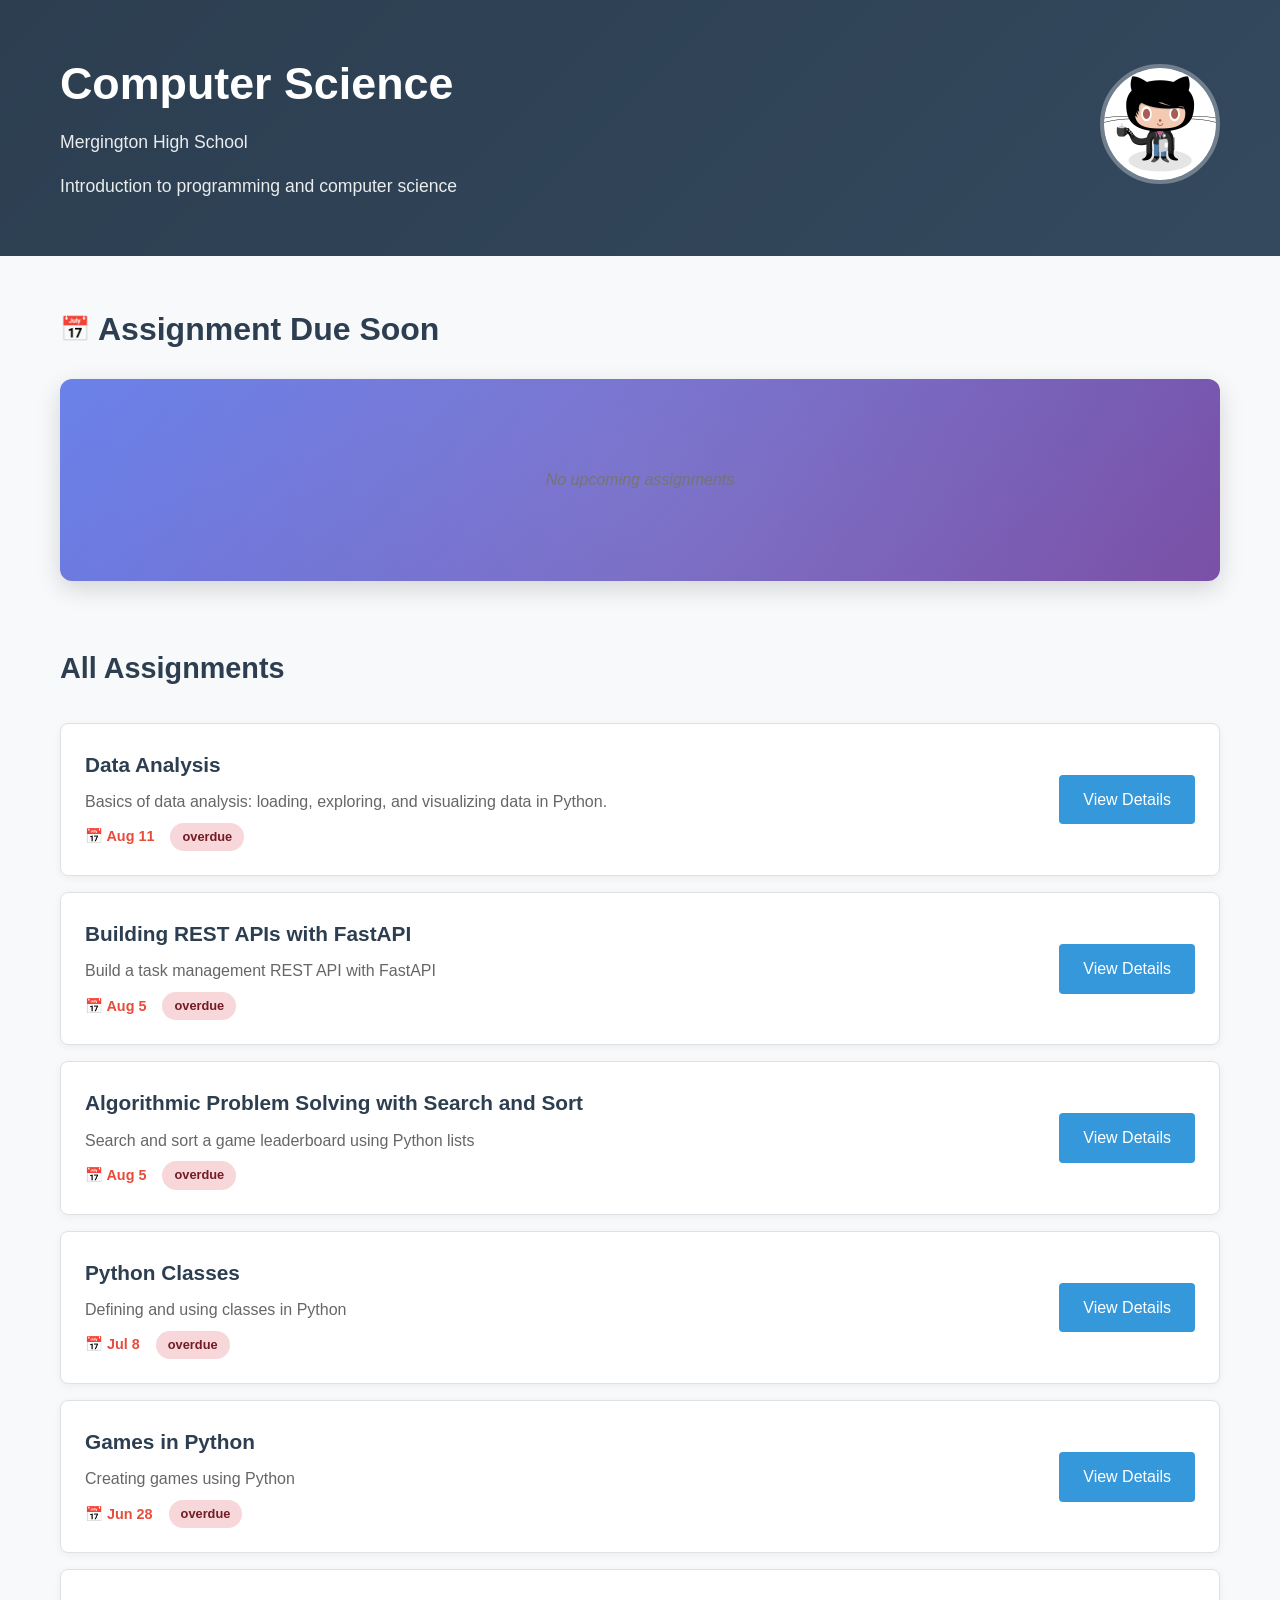
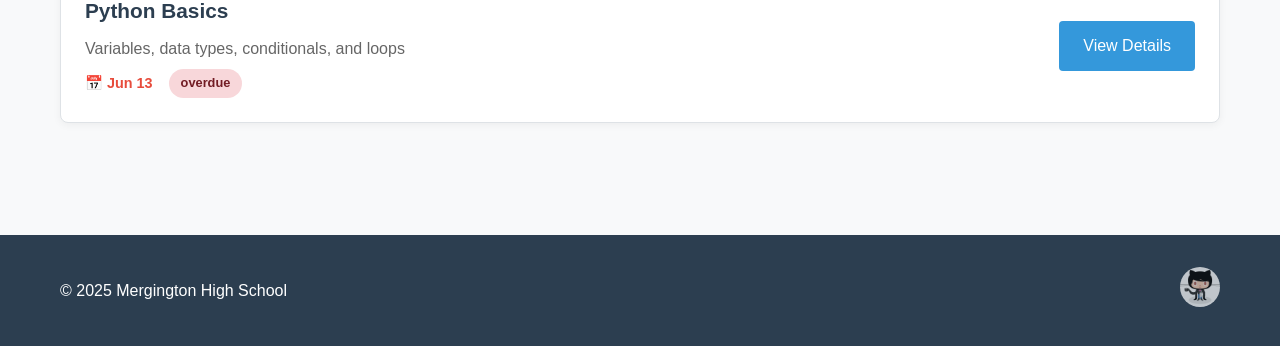
<file: index.html>
<!DOCTYPE html>
<html lang="en">
  <head>
    <meta charset="UTF-8" />
    <meta name="viewport" content="width=device-width, initial-scale=1.0" />
    <title>Mergington High School - Computer Science</title>
    <link rel="stylesheet" href="assets/css/styles.css" />
  </head>
  <body>
    <header class="header">
      <div class="container">
        <div class="header-content">
          <div class="header-text">
            <h1 id="course-title">Computer Science</h1>
            <p id="course-info">Loading course information...</p>
            <p id="course-description" class="course-desc">Access your assignments and course materials below.</p>
          </div>
          <div class="header-mascot">
            <img src="assets/images/codercat.jpg" alt="Codercat" class="octocat-mascot" />
          </div>
        </div>
      </div>
    </header>

    <main class="main">
      <div class="container">
        <!-- Next Due Assignment Section -->
        <section class="next-due-section">
          <h2><span class="highlight-text">📅</span> Assignment Due Soon</h2>
          <div id="next-due-assignment" class="next-due-card">
            <div class="loading">Loading next assignment...</div>
          </div>
        </section>

        <!-- All Assignments Section -->
        <section class="assignments">
          <h2>All Assignments</h2>
          <div id="assignments-list" class="assignments-list">
            <!-- Assignments will be loaded dynamically -->
            <div class="loading">Loading assignments...</div>
          </div>
        </section>
      </div>
    </main>

    <footer class="footer">
      <div class="container">
        <div class="footer-content">
          <p>&copy; 2025 Mergington High School</p>
          <div class="footer-octocat">
            <img src="assets/images/codercat.jpg" alt="Footer Codercat" class="footer-mascot" />
          </div>
        </div>
      </div>
    </footer>

    <script src="assets/js/script.js"></script>
  </body>
</html>
</file>
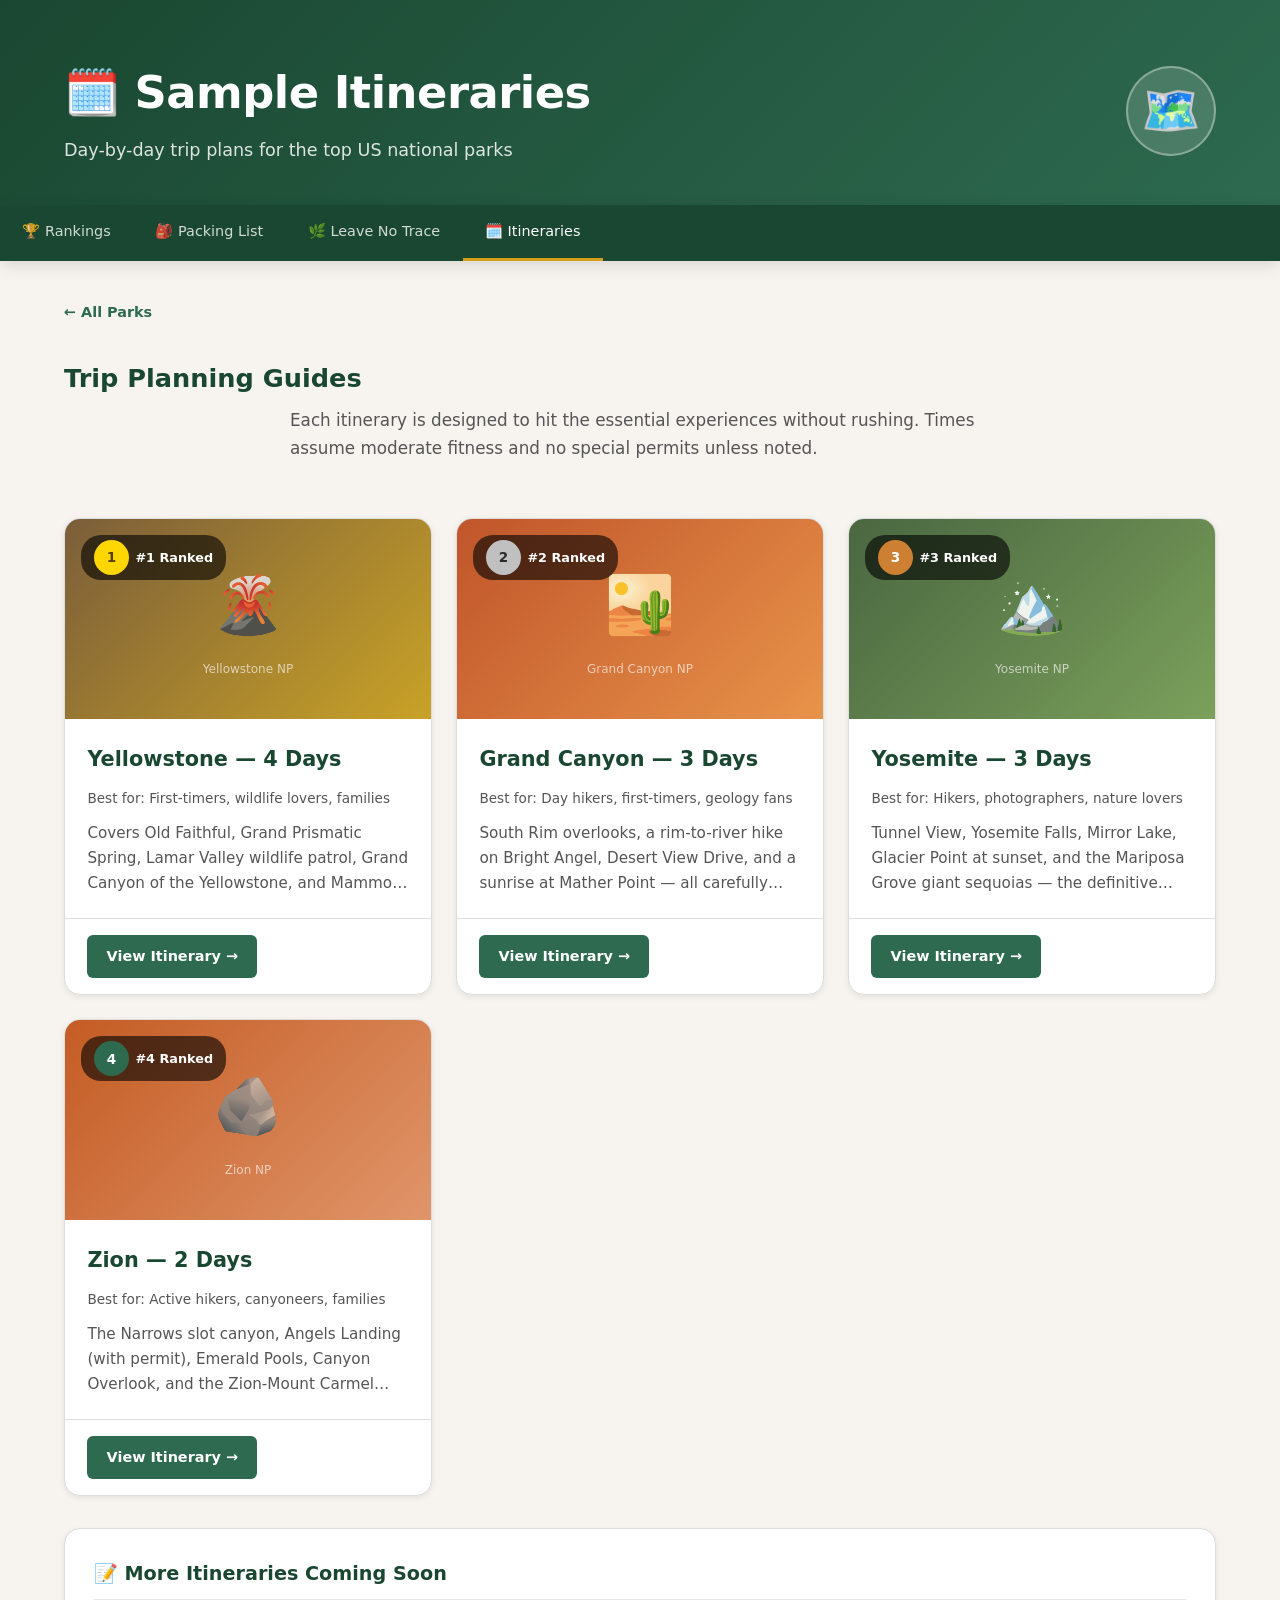
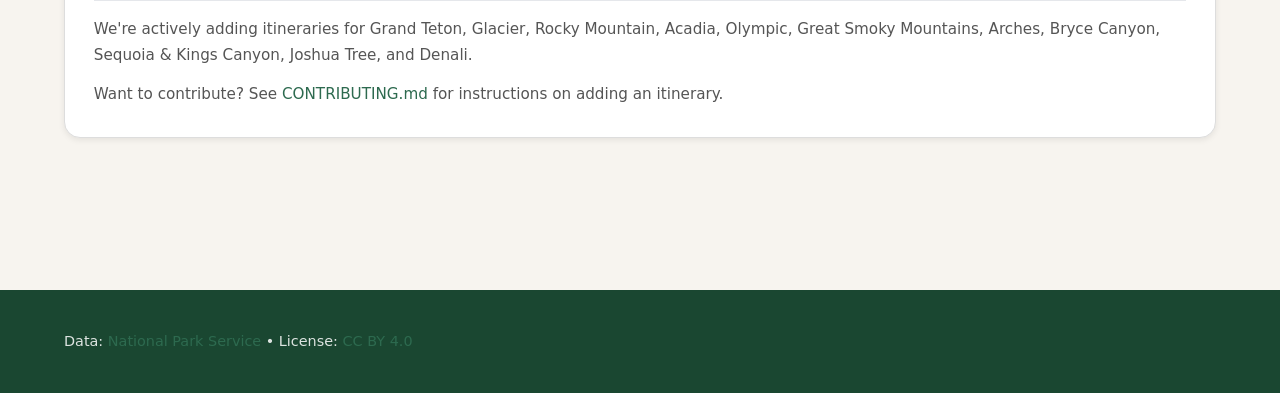
<file: national-parks/itineraries/index.html>
<!DOCTYPE html>
<html lang="en">
  <head>
    <meta charset="UTF-8" />
    <meta name="viewport" content="width=device-width, initial-scale=1.0" />
    <title>Sample Itineraries | US National Parks</title>
    <link rel="stylesheet" href="../css/parks.css" />
  </head>
  <body>

    <header class="site-header">
      <div class="container">
        <div class="header-text">
          <h1>🗓️ Sample Itineraries</h1>
          <p>Day-by-day trip plans for the top US national parks</p>
        </div>
        <div class="header-badge" aria-hidden="true">🗺️</div>
      </div>
    </header>

    <nav class="site-nav" aria-label="Main navigation">
      <ul>
        <li><a href="../index.html">🏆 Rankings</a></li>
        <li><a href="../guides/packing-list.html">🎒 Packing List</a></li>
        <li><a href="../guides/leave-no-trace.html">🌿 Leave No Trace</a></li>
        <li><a href="index.html" class="active">🗓️ Itineraries</a></li>
      </ul>
    </nav>

    <main>
      <div class="park-detail" style="padding-top:2rem">
        <div class="container">
          <a href="../index.html" class="back-link">← All Parks</a>

          <section class="intro-section" style="text-align:left;padding-top:0">
            <h2 style="font-size:1.6rem;color:var(--primary);margin-bottom:0.5rem">Trip Planning Guides</h2>
            <p style="color:var(--text-muted)">Each itinerary is designed to hit the essential experiences without rushing. Times assume moderate fitness and no special permits unless noted.</p>
          </section>

          <div class="parks-grid" style="margin-top:1.5rem">
            <div class="park-card">
              <div class="park-card-image" style="background:linear-gradient(135deg,#7b5e3a,#c9a227)">
                <div class="park-card-rank"><span class="rank-badge rank-1">1</span>#1 Ranked</div>
                <div class="park-card-img-placeholder"><span>🌋</span><small>Yellowstone NP</small></div>
              </div>
              <div class="park-card-body">
                <div class="park-card-title">Yellowstone — 4 Days</div>
                <div class="park-card-state">Best for: First-timers, wildlife lovers, families</div>
                <p class="park-card-desc">Covers Old Faithful, Grand Prismatic Spring, Lamar Valley wildlife patrol, Grand Canyon of the Yellowstone, and Mammoth Hot Springs in an unhurried pace.</p>
              </div>
              <div class="park-card-footer">
                <a href="yellowstone-4-day.html" class="btn btn-primary">View Itinerary →</a>
              </div>
            </div>

            <div class="park-card">
              <div class="park-card-image" style="background:linear-gradient(135deg,#c0552a,#e8934a)">
                <div class="park-card-rank"><span class="rank-badge rank-2">2</span>#2 Ranked</div>
                <div class="park-card-img-placeholder"><span>🏜️</span><small>Grand Canyon NP</small></div>
              </div>
              <div class="park-card-body">
                <div class="park-card-title">Grand Canyon — 3 Days</div>
                <div class="park-card-state">Best for: Day hikers, first-timers, geology fans</div>
                <p class="park-card-desc">South Rim overlooks, a rim-to-river hike on Bright Angel, Desert View Drive, and a sunrise at Mather Point — all carefully scheduled around the heat.</p>
              </div>
              <div class="park-card-footer">
                <a href="grand-canyon-3-day.html" class="btn btn-primary">View Itinerary →</a>
              </div>
            </div>

            <div class="park-card">
              <div class="park-card-image" style="background:linear-gradient(135deg,#4a6741,#7ba05b)">
                <div class="park-card-rank"><span class="rank-badge rank-3">3</span>#3 Ranked</div>
                <div class="park-card-img-placeholder"><span>🏔️</span><small>Yosemite NP</small></div>
              </div>
              <div class="park-card-body">
                <div class="park-card-title">Yosemite — 3 Days</div>
                <div class="park-card-state">Best for: Hikers, photographers, nature lovers</div>
                <p class="park-card-desc">Tunnel View, Yosemite Falls, Mirror Lake, Glacier Point at sunset, and the Mariposa Grove giant sequoias — the definitive Yosemite experience.</p>
              </div>
              <div class="park-card-footer">
                <a href="yosemite-3-day.html" class="btn btn-primary">View Itinerary →</a>
              </div>
            </div>

            <div class="park-card">
              <div class="park-card-image" style="background:linear-gradient(135deg,#c45c24,#e0956a)">
                <div class="park-card-rank"><span class="rank-badge rank-top">4</span>#4 Ranked</div>
                <div class="park-card-img-placeholder"><span>🪨</span><small>Zion NP</small></div>
              </div>
              <div class="park-card-body">
                <div class="park-card-title">Zion — 2 Days</div>
                <div class="park-card-state">Best for: Active hikers, canyoneers, families</div>
                <p class="park-card-desc">The Narrows slot canyon, Angels Landing (with permit), Emerald Pools, Canyon Overlook, and the Zion-Mount Carmel Highway scenic drive.</p>
              </div>
              <div class="park-card-footer">
                <a href="zion-2-day.html" class="btn btn-primary">View Itinerary →</a>
              </div>
            </div>

          </div>

          <div class="detail-card" style="margin-top:2rem">
            <h2>📝 More Itineraries Coming Soon</h2>
            <p style="color:var(--text-muted)">
              We're actively adding itineraries for Grand Teton, Glacier, Rocky Mountain, Acadia, Olympic,
              Great Smoky Mountains, Arches, Bryce Canyon, Sequoia &amp; Kings Canyon, Joshua Tree, and Denali.
            </p>
            <p style="color:var(--text-muted);margin-top:0.8rem">
              Want to contribute? See
              <a href="https://github.com/anshu-reddy-personal/skills-customize-your-github-copilot-experience/blob/main/national-parks/CONTRIBUTING.md">CONTRIBUTING.md</a>
              for instructions on adding an itinerary.
            </p>
          </div>

        </div>
      </div>
    </main>

    <footer class="site-footer">
      <div class="container">
        <span>Data: <a href="https://www.nps.gov">National Park Service</a> &bull; License: <a href="https://creativecommons.org/licenses/by/4.0/">CC BY 4.0</a></span>
      </div>
    </footer>

  </body>
</html>
</file>
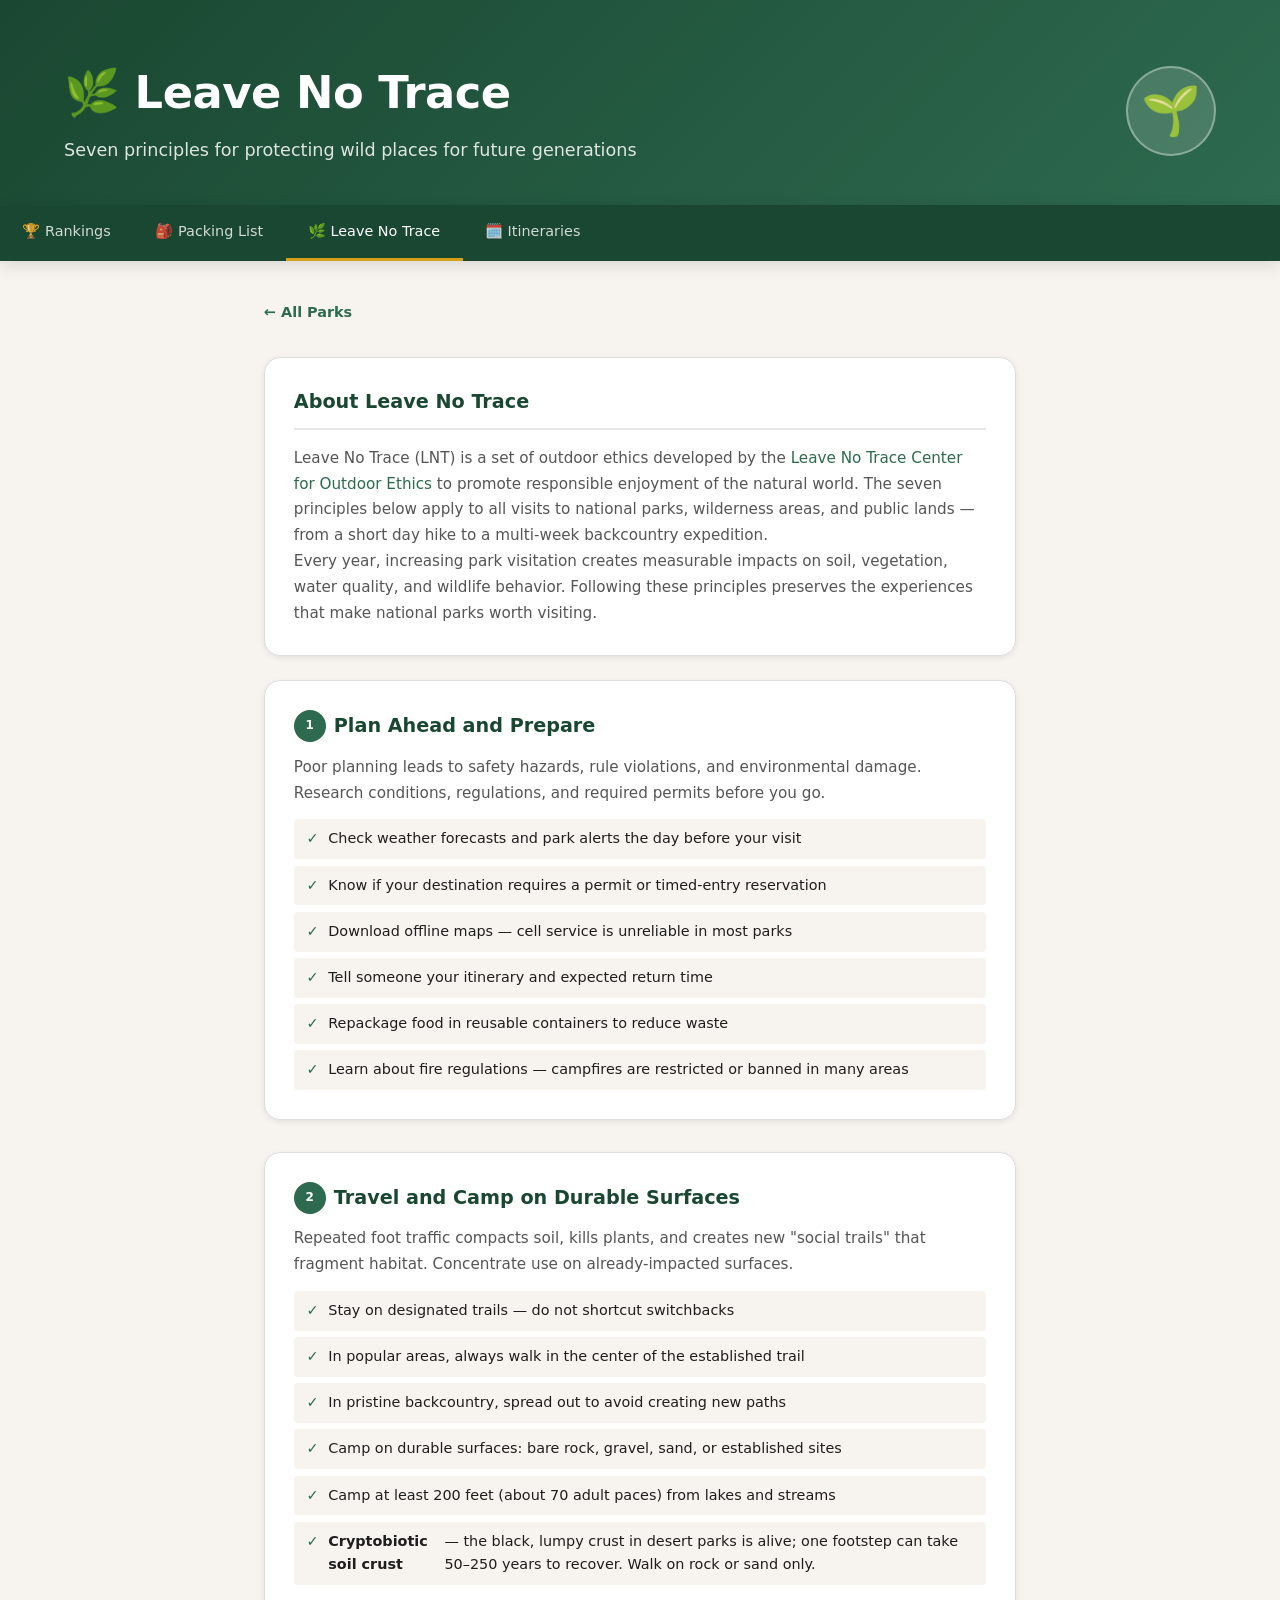
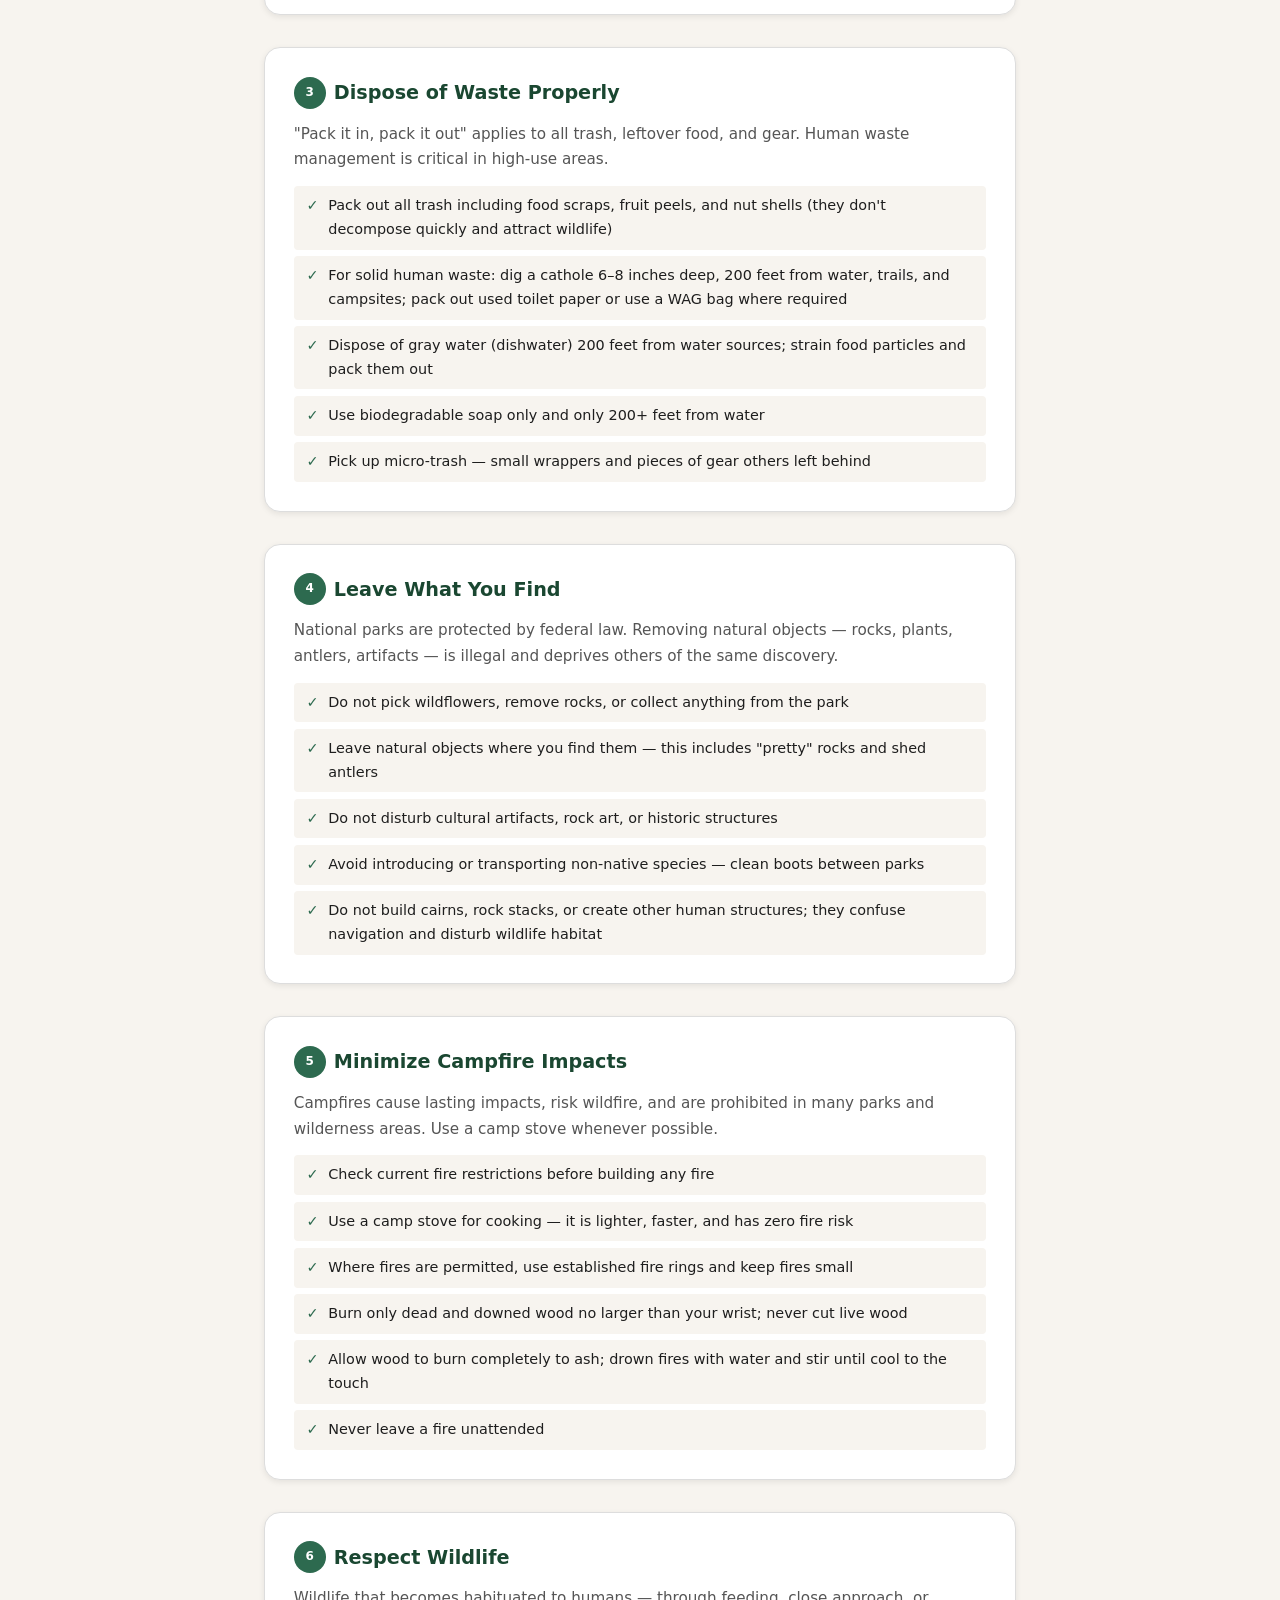
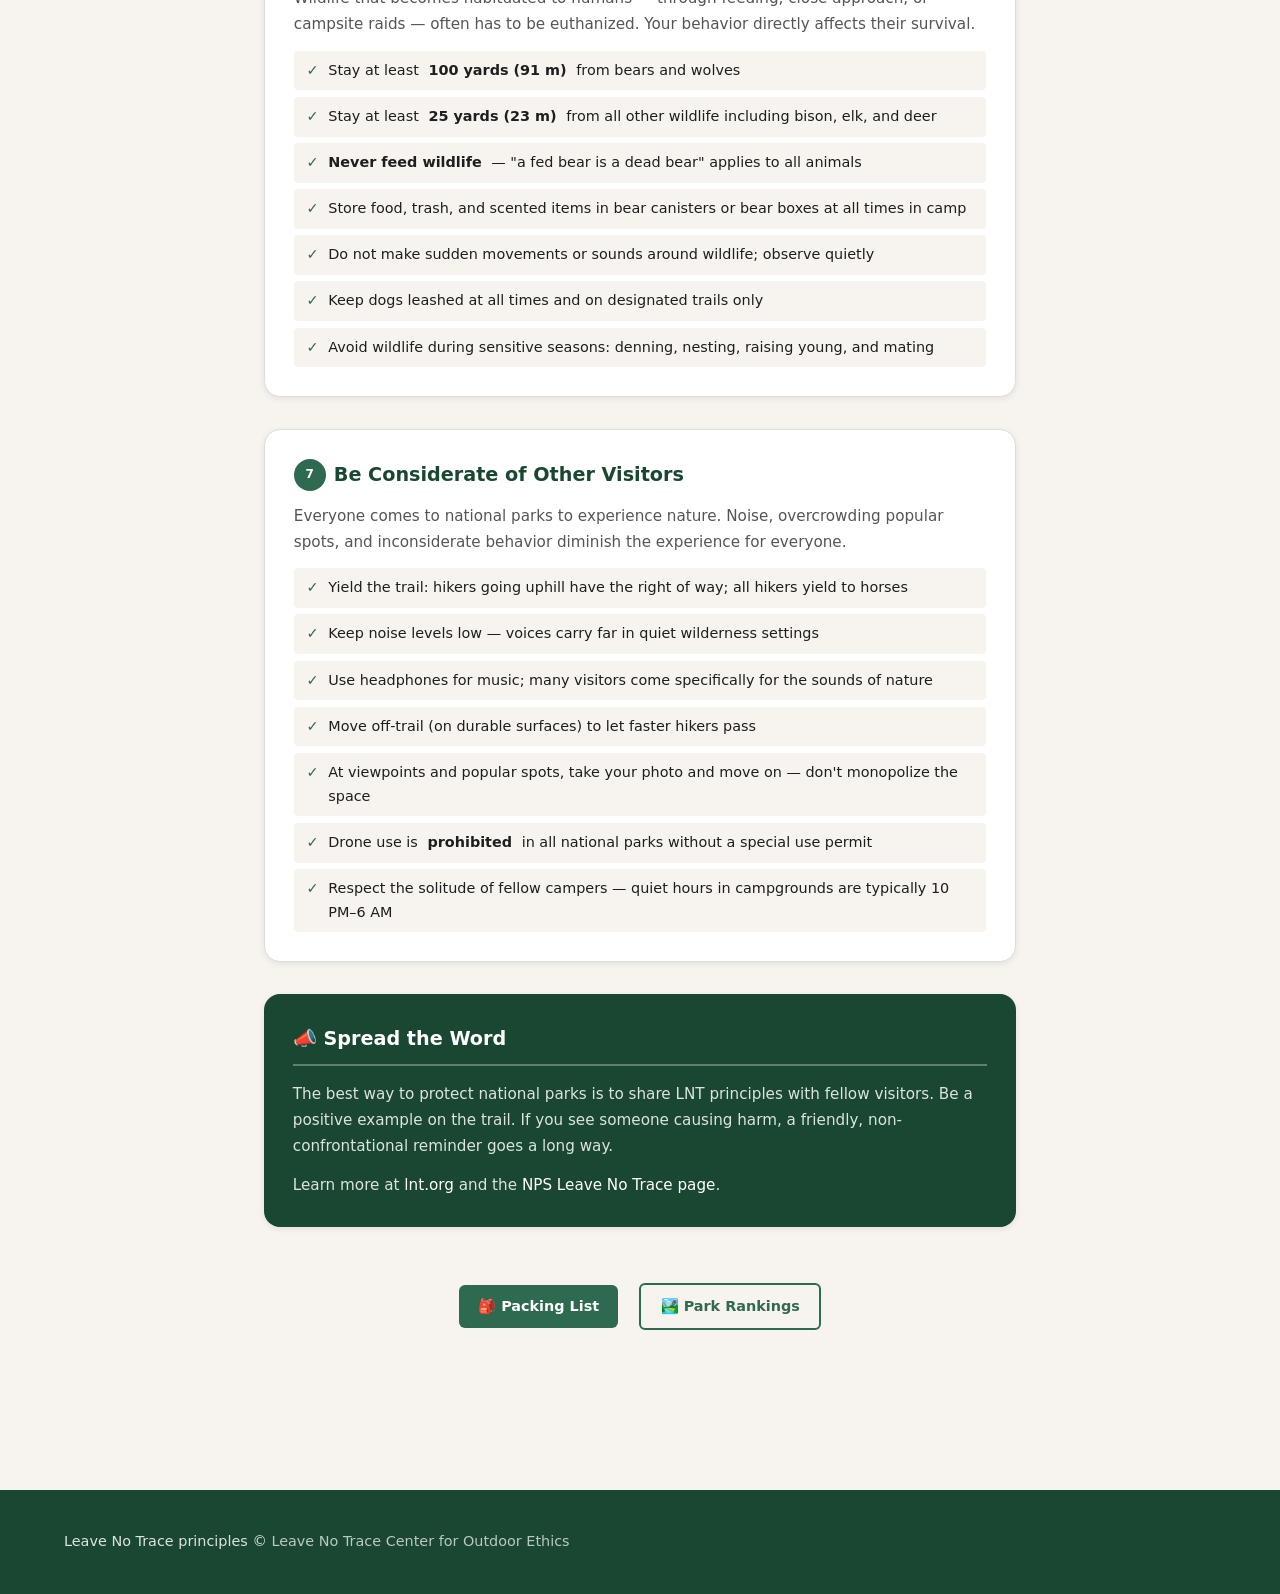
<file: national-parks/guides/leave-no-trace.html>
<!DOCTYPE html>
<html lang="en">
  <head>
    <meta charset="UTF-8" />
    <meta name="viewport" content="width=device-width, initial-scale=1.0" />
    <title>Leave No Trace | US National Parks</title>
    <link rel="stylesheet" href="../css/parks.css" />
    <style>
      .guide-content { max-width: 800px; }
      .lnt-principle { margin-bottom: 2rem; }
      .lnt-principle h3 { color: var(--primary); font-size: 1.2rem; margin-bottom: 0.8rem; display: flex; align-items: center; gap: 0.5rem; }
      .lnt-principle p { color: var(--text-muted); margin-bottom: 0.8rem; font-size: 0.95rem; line-height: 1.7; }
      .lnt-principle ul { list-style: none; padding: 0; display: flex; flex-direction: column; gap: 0.4rem; }
      .lnt-principle li { display: flex; align-items: flex-start; gap: 0.6rem; font-size: 0.9rem; padding: 0.5rem 0.8rem; background: #f7f4ef; border-radius: 4px; }
      .lnt-principle li::before { content: "✓"; color: var(--primary-light); font-weight: 700; flex-shrink: 0; }
      .principle-badge { display: inline-flex; align-items: center; justify-content: center; width: 2rem; height: 2rem; background: var(--primary-light); color: #fff; border-radius: 50%; font-size: 0.75rem; font-weight: 800; flex-shrink: 0; }
    </style>
  </head>
  <body>

    <header class="site-header">
      <div class="container">
        <div class="header-text">
          <h1>🌿 Leave No Trace</h1>
          <p>Seven principles for protecting wild places for future generations</p>
        </div>
        <div class="header-badge" aria-hidden="true">🌱</div>
      </div>
    </header>

    <nav class="site-nav" aria-label="Main navigation">
      <ul>
        <li><a href="../index.html">🏆 Rankings</a></li>
        <li><a href="packing-list.html">🎒 Packing List</a></li>
        <li><a href="leave-no-trace.html" class="active">🌿 Leave No Trace</a></li>
        <li><a href="../itineraries/">🗓️ Itineraries</a></li>
      </ul>
    </nav>

    <main>
      <div class="park-detail" style="padding-top:2rem">
        <div class="container guide-content">
          <a href="../index.html" class="back-link">← All Parks</a>

          <div class="detail-card">
            <h2>About Leave No Trace</h2>
            <p style="color:var(--text-muted);line-height:1.7">
              Leave No Trace (LNT) is a set of outdoor ethics developed by the
              <a href="https://lnt.org" target="_blank" rel="noopener">Leave No Trace Center for Outdoor Ethics</a>
              to promote responsible enjoyment of the natural world. The seven principles below apply
              to all visits to national parks, wilderness areas, and public lands — from a short day hike
              to a multi-week backcountry expedition.
            </p>
            <p style="color:var(--text-muted)">
              Every year, increasing park visitation creates measurable impacts on soil, vegetation,
              water quality, and wildlife behavior. Following these principles preserves the experiences
              that make national parks worth visiting.
            </p>
          </div>

          <!-- Principle 1 -->
          <div class="detail-card lnt-principle">
            <h3><span class="principle-badge">1</span> Plan Ahead and Prepare</h3>
            <p>
              Poor planning leads to safety hazards, rule violations, and environmental damage. Research
              conditions, regulations, and required permits before you go.
            </p>
            <ul>
              <li>Check weather forecasts and park alerts the day before your visit</li>
              <li>Know if your destination requires a permit or timed-entry reservation</li>
              <li>Download offline maps — cell service is unreliable in most parks</li>
              <li>Tell someone your itinerary and expected return time</li>
              <li>Repackage food in reusable containers to reduce waste</li>
              <li>Learn about fire regulations — campfires are restricted or banned in many areas</li>
            </ul>
          </div>

          <!-- Principle 2 -->
          <div class="detail-card lnt-principle">
            <h3><span class="principle-badge">2</span> Travel and Camp on Durable Surfaces</h3>
            <p>
              Repeated foot traffic compacts soil, kills plants, and creates new "social trails"
              that fragment habitat. Concentrate use on already-impacted surfaces.
            </p>
            <ul>
              <li>Stay on designated trails — do not shortcut switchbacks</li>
              <li>In popular areas, always walk in the center of the established trail</li>
              <li>In pristine backcountry, spread out to avoid creating new paths</li>
              <li>Camp on durable surfaces: bare rock, gravel, sand, or established sites</li>
              <li>Camp at least 200 feet (about 70 adult paces) from lakes and streams</li>
              <li><strong>Cryptobiotic soil crust</strong> — the black, lumpy crust in desert parks is alive; one footstep can take 50–250 years to recover. Walk on rock or sand only.</li>
            </ul>
          </div>

          <!-- Principle 3 -->
          <div class="detail-card lnt-principle">
            <h3><span class="principle-badge">3</span> Dispose of Waste Properly</h3>
            <p>
              "Pack it in, pack it out" applies to all trash, leftover food, and gear. Human waste
              management is critical in high-use areas.
            </p>
            <ul>
              <li>Pack out all trash including food scraps, fruit peels, and nut shells (they don't decompose quickly and attract wildlife)</li>
              <li>For solid human waste: dig a cathole 6–8 inches deep, 200 feet from water, trails, and campsites; pack out used toilet paper or use a WAG bag where required</li>
              <li>Dispose of gray water (dishwater) 200 feet from water sources; strain food particles and pack them out</li>
              <li>Use biodegradable soap only and only 200+ feet from water</li>
              <li>Pick up micro-trash — small wrappers and pieces of gear others left behind</li>
            </ul>
          </div>

          <!-- Principle 4 -->
          <div class="detail-card lnt-principle">
            <h3><span class="principle-badge">4</span> Leave What You Find</h3>
            <p>
              National parks are protected by federal law. Removing natural objects — rocks, plants,
              antlers, artifacts — is illegal and deprives others of the same discovery.
            </p>
            <ul>
              <li>Do not pick wildflowers, remove rocks, or collect anything from the park</li>
              <li>Leave natural objects where you find them — this includes "pretty" rocks and shed antlers</li>
              <li>Do not disturb cultural artifacts, rock art, or historic structures</li>
              <li>Avoid introducing or transporting non-native species — clean boots between parks</li>
              <li>Do not build cairns, rock stacks, or create other human structures; they confuse navigation and disturb wildlife habitat</li>
            </ul>
          </div>

          <!-- Principle 5 -->
          <div class="detail-card lnt-principle">
            <h3><span class="principle-badge">5</span> Minimize Campfire Impacts</h3>
            <p>
              Campfires cause lasting impacts, risk wildfire, and are prohibited in many parks and
              wilderness areas. Use a camp stove whenever possible.
            </p>
            <ul>
              <li>Check current fire restrictions before building any fire</li>
              <li>Use a camp stove for cooking — it is lighter, faster, and has zero fire risk</li>
              <li>Where fires are permitted, use established fire rings and keep fires small</li>
              <li>Burn only dead and downed wood no larger than your wrist; never cut live wood</li>
              <li>Allow wood to burn completely to ash; drown fires with water and stir until cool to the touch</li>
              <li>Never leave a fire unattended</li>
            </ul>
          </div>

          <!-- Principle 6 -->
          <div class="detail-card lnt-principle">
            <h3><span class="principle-badge">6</span> Respect Wildlife</h3>
            <p>
              Wildlife that becomes habituated to humans — through feeding, close approach, or
              campsite raids — often has to be euthanized. Your behavior directly affects their survival.
            </p>
            <ul>
              <li>Stay at least <strong>100 yards (91 m)</strong> from bears and wolves</li>
              <li>Stay at least <strong>25 yards (23 m)</strong> from all other wildlife including bison, elk, and deer</li>
              <li><strong>Never feed wildlife</strong> — "a fed bear is a dead bear" applies to all animals</li>
              <li>Store food, trash, and scented items in bear canisters or bear boxes at all times in camp</li>
              <li>Do not make sudden movements or sounds around wildlife; observe quietly</li>
              <li>Keep dogs leashed at all times and on designated trails only</li>
              <li>Avoid wildlife during sensitive seasons: denning, nesting, raising young, and mating</li>
            </ul>
          </div>

          <!-- Principle 7 -->
          <div class="detail-card lnt-principle">
            <h3><span class="principle-badge">7</span> Be Considerate of Other Visitors</h3>
            <p>
              Everyone comes to national parks to experience nature. Noise, overcrowding popular spots,
              and inconsiderate behavior diminish the experience for everyone.
            </p>
            <ul>
              <li>Yield the trail: hikers going uphill have the right of way; all hikers yield to horses</li>
              <li>Keep noise levels low — voices carry far in quiet wilderness settings</li>
              <li>Use headphones for music; many visitors come specifically for the sounds of nature</li>
              <li>Move off-trail (on durable surfaces) to let faster hikers pass</li>
              <li>At viewpoints and popular spots, take your photo and move on — don't monopolize the space</li>
              <li>Drone use is <strong>prohibited</strong> in all national parks without a special use permit</li>
              <li>Respect the solitude of fellow campers — quiet hours in campgrounds are typically 10 PM–6 AM</li>
            </ul>
          </div>

          <div class="detail-card" style="background:var(--primary);color:#fff;border:none">
            <h2 style="color:#fff;border-bottom-color:rgba(255,255,255,0.3)">📣 Spread the Word</h2>
            <p style="color:rgba(255,255,255,0.85)">
              The best way to protect national parks is to share LNT principles with fellow visitors.
              Be a positive example on the trail. If you see someone causing harm, a friendly,
              non-confrontational reminder goes a long way.
            </p>
            <p style="color:rgba(255,255,255,0.85);margin-top:0.8rem">
              Learn more at <a href="https://lnt.org" target="_blank" rel="noopener" style="color:#fff">lnt.org</a>
              and the
              <a href="https://www.nps.gov/subjects/wilderness/leave-no-trace.htm" target="_blank" rel="noopener" style="color:#fff">NPS Leave No Trace page</a>.
            </p>
          </div>

          <div style="text-align:center;padding:2rem 0">
            <a href="packing-list.html" class="btn btn-primary" style="margin-right:1rem">🎒 Packing List</a>
            <a href="../index.html" class="btn btn-outline">🏞️ Park Rankings</a>
          </div>

        </div>
      </div>
    </main>

    <footer class="site-footer">
      <div class="container">
        <span>Leave No Trace principles © <a href="https://lnt.org" target="_blank" rel="noopener" style="color:rgba(255,255,255,0.7)">Leave No Trace Center for Outdoor Ethics</a></span>
      </div>
    </footer>

  </body>
</html>
</file>
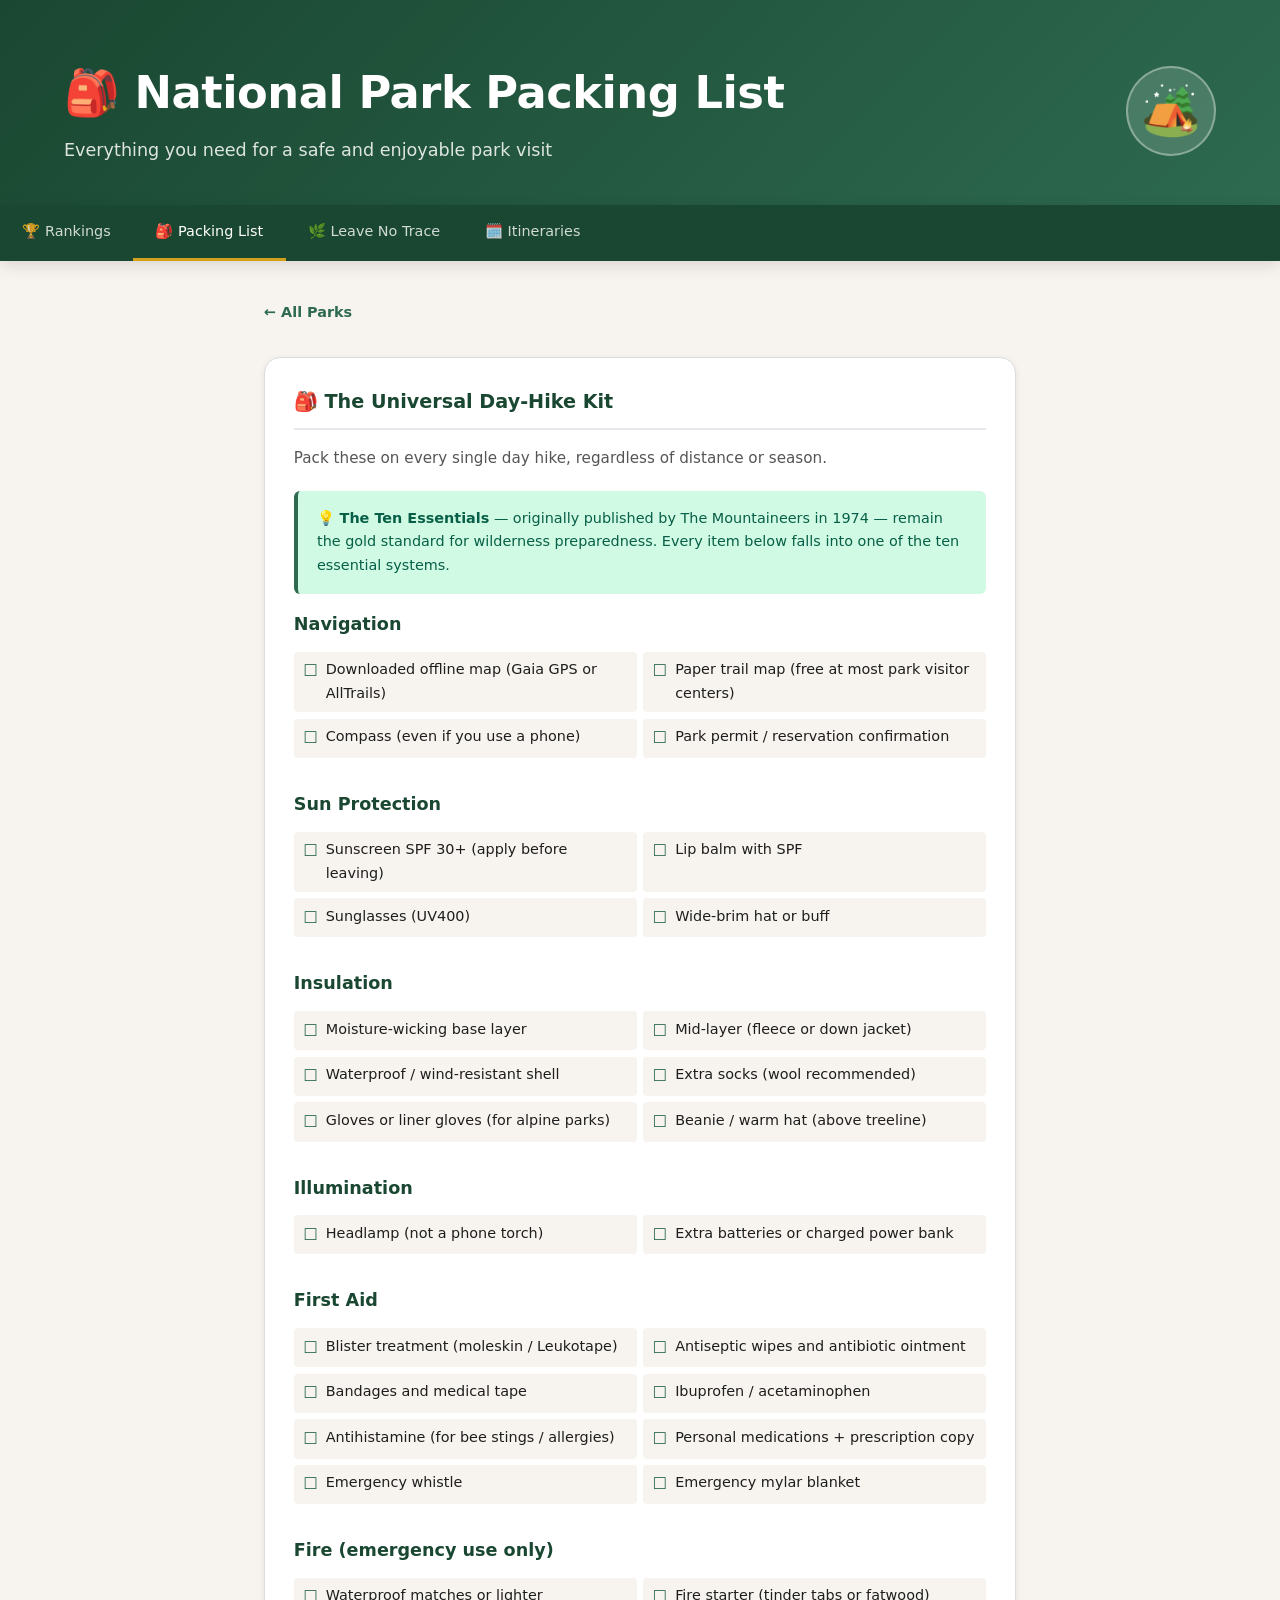
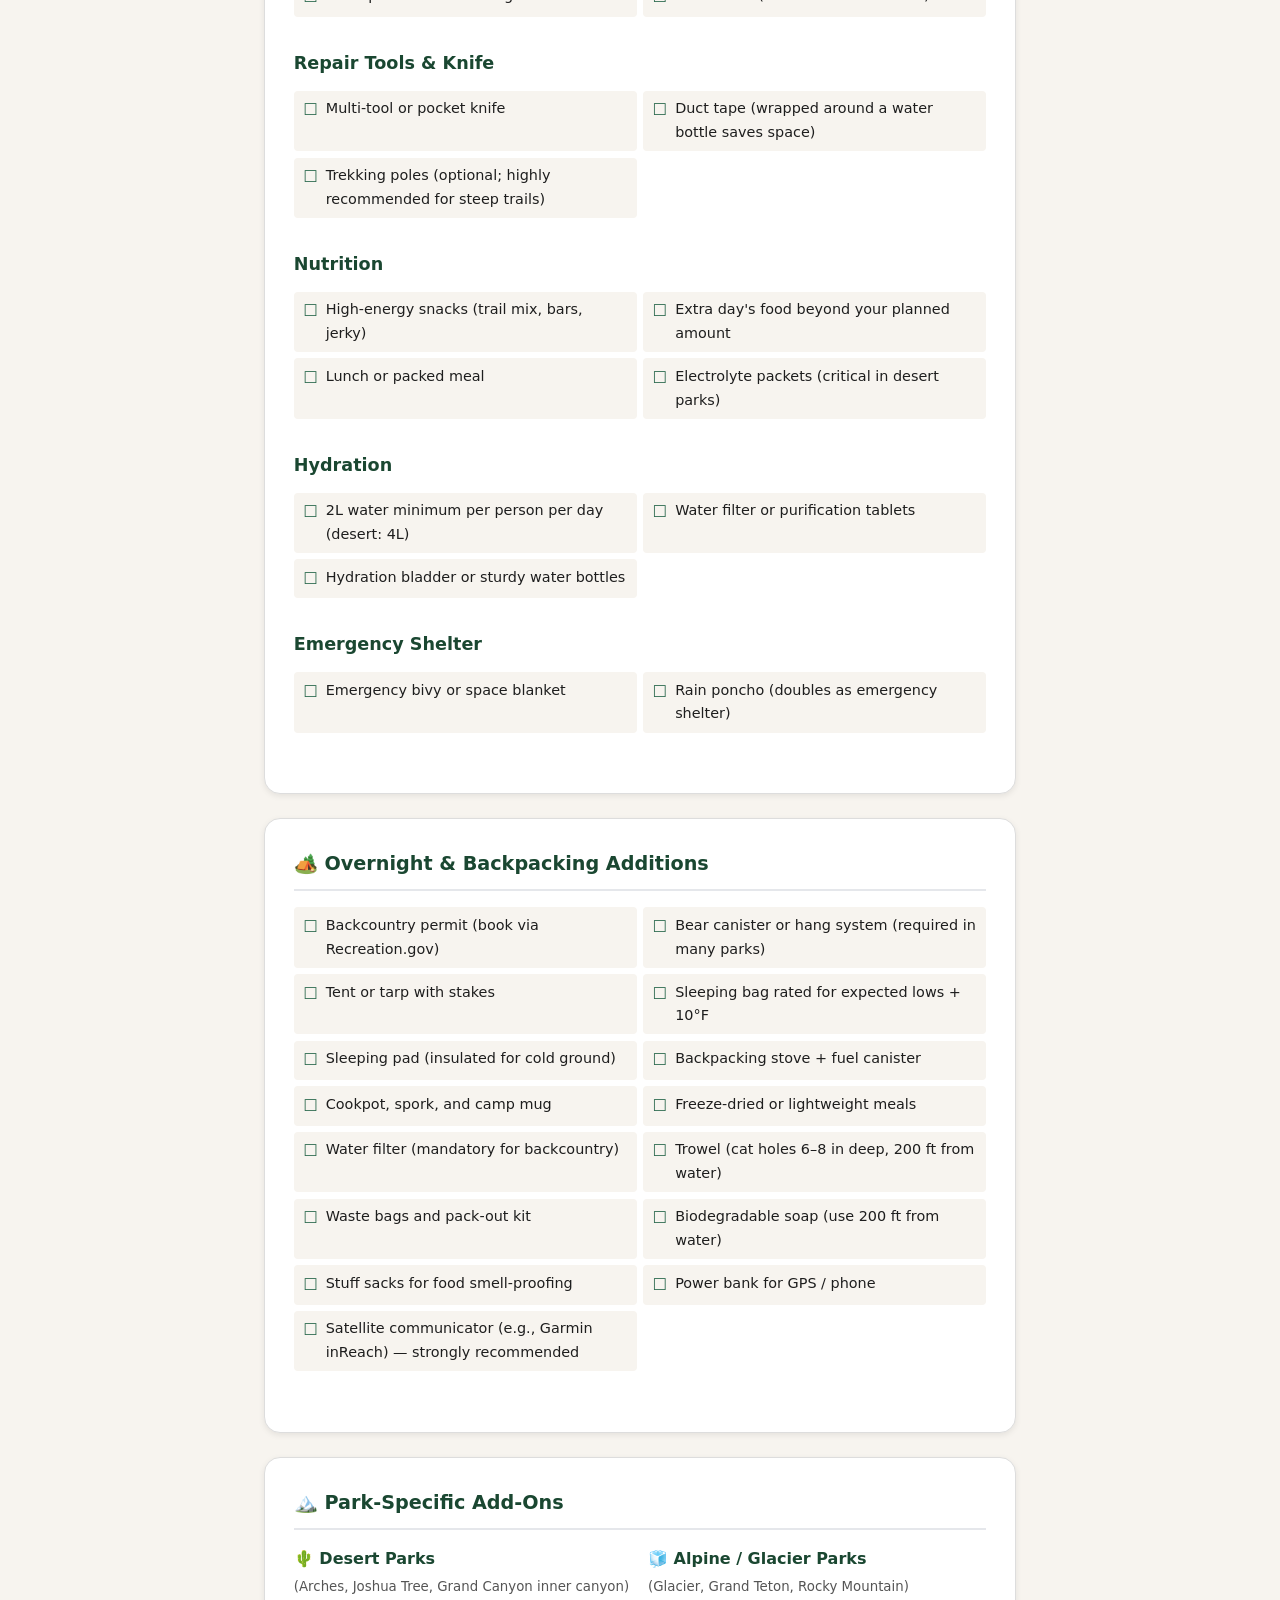
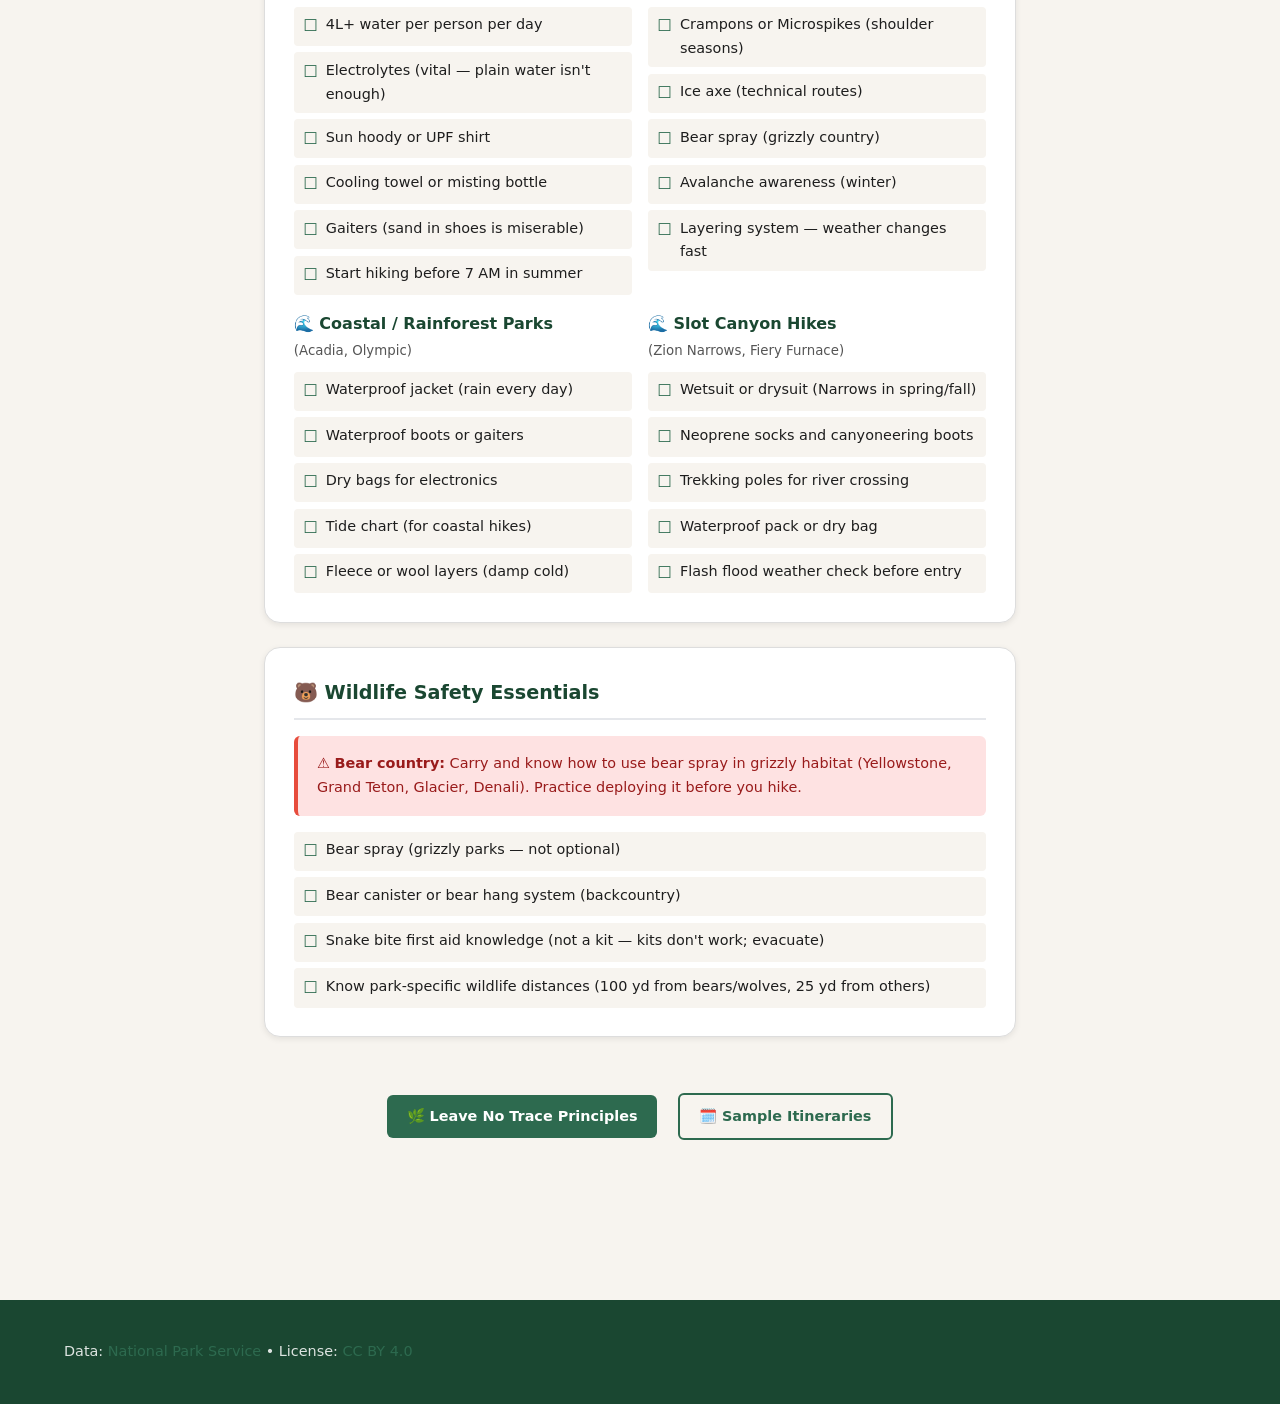
<file: national-parks/guides/packing-list.html>
<!DOCTYPE html>
<html lang="en">
  <head>
    <meta charset="UTF-8" />
    <meta name="viewport" content="width=device-width, initial-scale=1.0" />
    <title>National Park Packing List | US National Parks</title>
    <link rel="stylesheet" href="../css/parks.css" />
    <style>
      .guide-content { max-width: 800px; }
      .checklist-section { margin-bottom: 2rem; }
      .checklist-section h3 { color: var(--primary); margin-bottom: 0.8rem; font-size: 1.1rem; }
      .checklist { list-style: none; display: grid; grid-template-columns: 1fr 1fr; gap: 0.4rem; }
      .checklist li { display: flex; align-items: flex-start; gap: 0.5rem; font-size: 0.9rem; padding: 0.4rem 0.6rem; background: #f7f4ef; border-radius: 4px; }
      .checklist li::before { content: "☐"; color: var(--primary-light); font-size: 1rem; flex-shrink: 0; }
      .tip-box { background: #d1fae5; border-left: 4px solid var(--primary-light); padding: 1rem 1.2rem; border-radius: 6px; margin: 1rem 0; font-size: 0.9rem; color: #065f46; }
      .warning-box { background: #fee2e2; border-left: 4px solid #e74c3c; padding: 1rem 1.2rem; border-radius: 6px; margin: 1rem 0; font-size: 0.9rem; color: #991b1b; }
      @media (max-width: 600px) { .checklist { grid-template-columns: 1fr; } }
    </style>
  </head>
  <body>

    <header class="site-header">
      <div class="container">
        <div class="header-text">
          <h1>🎒 National Park Packing List</h1>
          <p>Everything you need for a safe and enjoyable park visit</p>
        </div>
        <div class="header-badge" aria-hidden="true">🏕️</div>
      </div>
    </header>

    <nav class="site-nav" aria-label="Main navigation">
      <ul>
        <li><a href="../index.html">🏆 Rankings</a></li>
        <li><a href="packing-list.html" class="active">🎒 Packing List</a></li>
        <li><a href="leave-no-trace.html">🌿 Leave No Trace</a></li>
        <li><a href="../itineraries/">🗓️ Itineraries</a></li>
      </ul>
    </nav>

    <main>
      <div class="park-detail" style="padding-top:2rem">
        <div class="container guide-content">
          <a href="../index.html" class="back-link">← All Parks</a>

          <div class="detail-card">
            <h2>🎒 The Universal Day-Hike Kit</h2>
            <p style="color:var(--text-muted);margin-bottom:1.2rem">Pack these on every single day hike, regardless of distance or season.</p>

            <div class="tip-box">
              💡 <strong>The Ten Essentials</strong> — originally published by The Mountaineers in 1974 — remain the gold standard for wilderness preparedness. Every item below falls into one of the ten essential systems.
            </div>

            <div class="checklist-section">
              <h3>Navigation</h3>
              <ul class="checklist">
                <li>Downloaded offline map (Gaia GPS or AllTrails)</li>
                <li>Paper trail map (free at most park visitor centers)</li>
                <li>Compass (even if you use a phone)</li>
                <li>Park permit / reservation confirmation</li>
              </ul>
            </div>

            <div class="checklist-section">
              <h3>Sun Protection</h3>
              <ul class="checklist">
                <li>Sunscreen SPF 30+ (apply before leaving)</li>
                <li>Lip balm with SPF</li>
                <li>Sunglasses (UV400)</li>
                <li>Wide-brim hat or buff</li>
              </ul>
            </div>

            <div class="checklist-section">
              <h3>Insulation</h3>
              <ul class="checklist">
                <li>Moisture-wicking base layer</li>
                <li>Mid-layer (fleece or down jacket)</li>
                <li>Waterproof / wind-resistant shell</li>
                <li>Extra socks (wool recommended)</li>
                <li>Gloves or liner gloves (for alpine parks)</li>
                <li>Beanie / warm hat (above treeline)</li>
              </ul>
            </div>

            <div class="checklist-section">
              <h3>Illumination</h3>
              <ul class="checklist">
                <li>Headlamp (not a phone torch)</li>
                <li>Extra batteries or charged power bank</li>
              </ul>
            </div>

            <div class="checklist-section">
              <h3>First Aid</h3>
              <ul class="checklist">
                <li>Blister treatment (moleskin / Leukotape)</li>
                <li>Antiseptic wipes and antibiotic ointment</li>
                <li>Bandages and medical tape</li>
                <li>Ibuprofen / acetaminophen</li>
                <li>Antihistamine (for bee stings / allergies)</li>
                <li>Personal medications + prescription copy</li>
                <li>Emergency whistle</li>
                <li>Emergency mylar blanket</li>
              </ul>
            </div>

            <div class="checklist-section">
              <h3>Fire (emergency use only)</h3>
              <ul class="checklist">
                <li>Waterproof matches or lighter</li>
                <li>Fire starter (tinder tabs or fatwood)</li>
              </ul>
            </div>

            <div class="checklist-section">
              <h3>Repair Tools &amp; Knife</h3>
              <ul class="checklist">
                <li>Multi-tool or pocket knife</li>
                <li>Duct tape (wrapped around a water bottle saves space)</li>
                <li>Trekking poles (optional; highly recommended for steep trails)</li>
              </ul>
            </div>

            <div class="checklist-section">
              <h3>Nutrition</h3>
              <ul class="checklist">
                <li>High-energy snacks (trail mix, bars, jerky)</li>
                <li>Extra day's food beyond your planned amount</li>
                <li>Lunch or packed meal</li>
                <li>Electrolyte packets (critical in desert parks)</li>
              </ul>
            </div>

            <div class="checklist-section">
              <h3>Hydration</h3>
              <ul class="checklist">
                <li>2L water minimum per person per day (desert: 4L)</li>
                <li>Water filter or purification tablets</li>
                <li>Hydration bladder or sturdy water bottles</li>
              </ul>
            </div>

            <div class="checklist-section">
              <h3>Emergency Shelter</h3>
              <ul class="checklist">
                <li>Emergency bivy or space blanket</li>
                <li>Rain poncho (doubles as emergency shelter)</li>
              </ul>
            </div>
          </div>

          <div class="detail-card">
            <h2>🏕️ Overnight &amp; Backpacking Additions</h2>
            <div class="checklist-section">
              <ul class="checklist">
                <li>Backcountry permit (book via Recreation.gov)</li>
                <li>Bear canister or hang system (required in many parks)</li>
                <li>Tent or tarp with stakes</li>
                <li>Sleeping bag rated for expected lows + 10°F</li>
                <li>Sleeping pad (insulated for cold ground)</li>
                <li>Backpacking stove + fuel canister</li>
                <li>Cookpot, spork, and camp mug</li>
                <li>Freeze-dried or lightweight meals</li>
                <li>Water filter (mandatory for backcountry)</li>
                <li>Trowel (cat holes 6–8 in deep, 200 ft from water)</li>
                <li>Waste bags and pack-out kit</li>
                <li>Biodegradable soap (use 200 ft from water)</li>
                <li>Stuff sacks for food smell-proofing</li>
                <li>Power bank for GPS / phone</li>
                <li>Satellite communicator (e.g., Garmin inReach) — strongly recommended</li>
              </ul>
            </div>
          </div>

          <div class="detail-card">
            <h2>🏔️ Park-Specific Add-Ons</h2>
            <div style="display:grid;grid-template-columns:1fr 1fr;gap:1rem">
              <div>
                <h3 style="font-size:1rem;color:var(--primary);margin-bottom:0.5rem">🌵 Desert Parks<br><small style="font-weight:400;color:var(--text-muted)">(Arches, Joshua Tree, Grand Canyon inner canyon)</small></h3>
                <ul class="checklist" style="grid-template-columns:1fr">
                  <li>4L+ water per person per day</li>
                  <li>Electrolytes (vital — plain water isn't enough)</li>
                  <li>Sun hoody or UPF shirt</li>
                  <li>Cooling towel or misting bottle</li>
                  <li>Gaiters (sand in shoes is miserable)</li>
                  <li>Start hiking before 7 AM in summer</li>
                </ul>
              </div>
              <div>
                <h3 style="font-size:1rem;color:var(--primary);margin-bottom:0.5rem">🧊 Alpine / Glacier Parks<br><small style="font-weight:400;color:var(--text-muted)">(Glacier, Grand Teton, Rocky Mountain)</small></h3>
                <ul class="checklist" style="grid-template-columns:1fr">
                  <li>Crampons or Microspikes (shoulder seasons)</li>
                  <li>Ice axe (technical routes)</li>
                  <li>Bear spray (grizzly country)</li>
                  <li>Avalanche awareness (winter)</li>
                  <li>Layering system — weather changes fast</li>
                </ul>
              </div>
              <div>
                <h3 style="font-size:1rem;color:var(--primary);margin-bottom:0.5rem">🌊 Coastal / Rainforest Parks<br><small style="font-weight:400;color:var(--text-muted)">(Acadia, Olympic)</small></h3>
                <ul class="checklist" style="grid-template-columns:1fr">
                  <li>Waterproof jacket (rain every day)</li>
                  <li>Waterproof boots or gaiters</li>
                  <li>Dry bags for electronics</li>
                  <li>Tide chart (for coastal hikes)</li>
                  <li>Fleece or wool layers (damp cold)</li>
                </ul>
              </div>
              <div>
                <h3 style="font-size:1rem;color:var(--primary);margin-bottom:0.5rem">🌊 Slot Canyon Hikes<br><small style="font-weight:400;color:var(--text-muted)">(Zion Narrows, Fiery Furnace)</small></h3>
                <ul class="checklist" style="grid-template-columns:1fr">
                  <li>Wetsuit or drysuit (Narrows in spring/fall)</li>
                  <li>Neoprene socks and canyoneering boots</li>
                  <li>Trekking poles for river crossing</li>
                  <li>Waterproof pack or dry bag</li>
                  <li>Flash flood weather check before entry</li>
                </ul>
              </div>
            </div>
          </div>

          <div class="detail-card">
            <h2>🐻 Wildlife Safety Essentials</h2>
            <div class="warning-box">
              ⚠️ <strong>Bear country:</strong> Carry and know how to use bear spray in grizzly habitat (Yellowstone, Grand Teton, Glacier, Denali). Practice deploying it before you hike.
            </div>
            <ul class="checklist" style="grid-template-columns:1fr">
              <li>Bear spray (grizzly parks — not optional)</li>
              <li>Bear canister or bear hang system (backcountry)</li>
              <li>Snake bite first aid knowledge (not a kit — kits don't work; evacuate)</li>
              <li>Know park-specific wildlife distances (100 yd from bears/wolves, 25 yd from others)</li>
            </ul>
          </div>

          <div style="text-align:center;padding:2rem 0">
            <a href="leave-no-trace.html" class="btn btn-primary" style="margin-right:1rem">🌿 Leave No Trace Principles</a>
            <a href="../itineraries/" class="btn btn-outline">🗓️ Sample Itineraries</a>
          </div>

        </div>
      </div>
    </main>

    <footer class="site-footer">
      <div class="container">
        <span>Data: <a href="https://www.nps.gov">National Park Service</a> &bull; License: <a href="https://creativecommons.org/licenses/by/4.0/">CC BY 4.0</a></span>
      </div>
    </footer>

  </body>
</html>
</file>
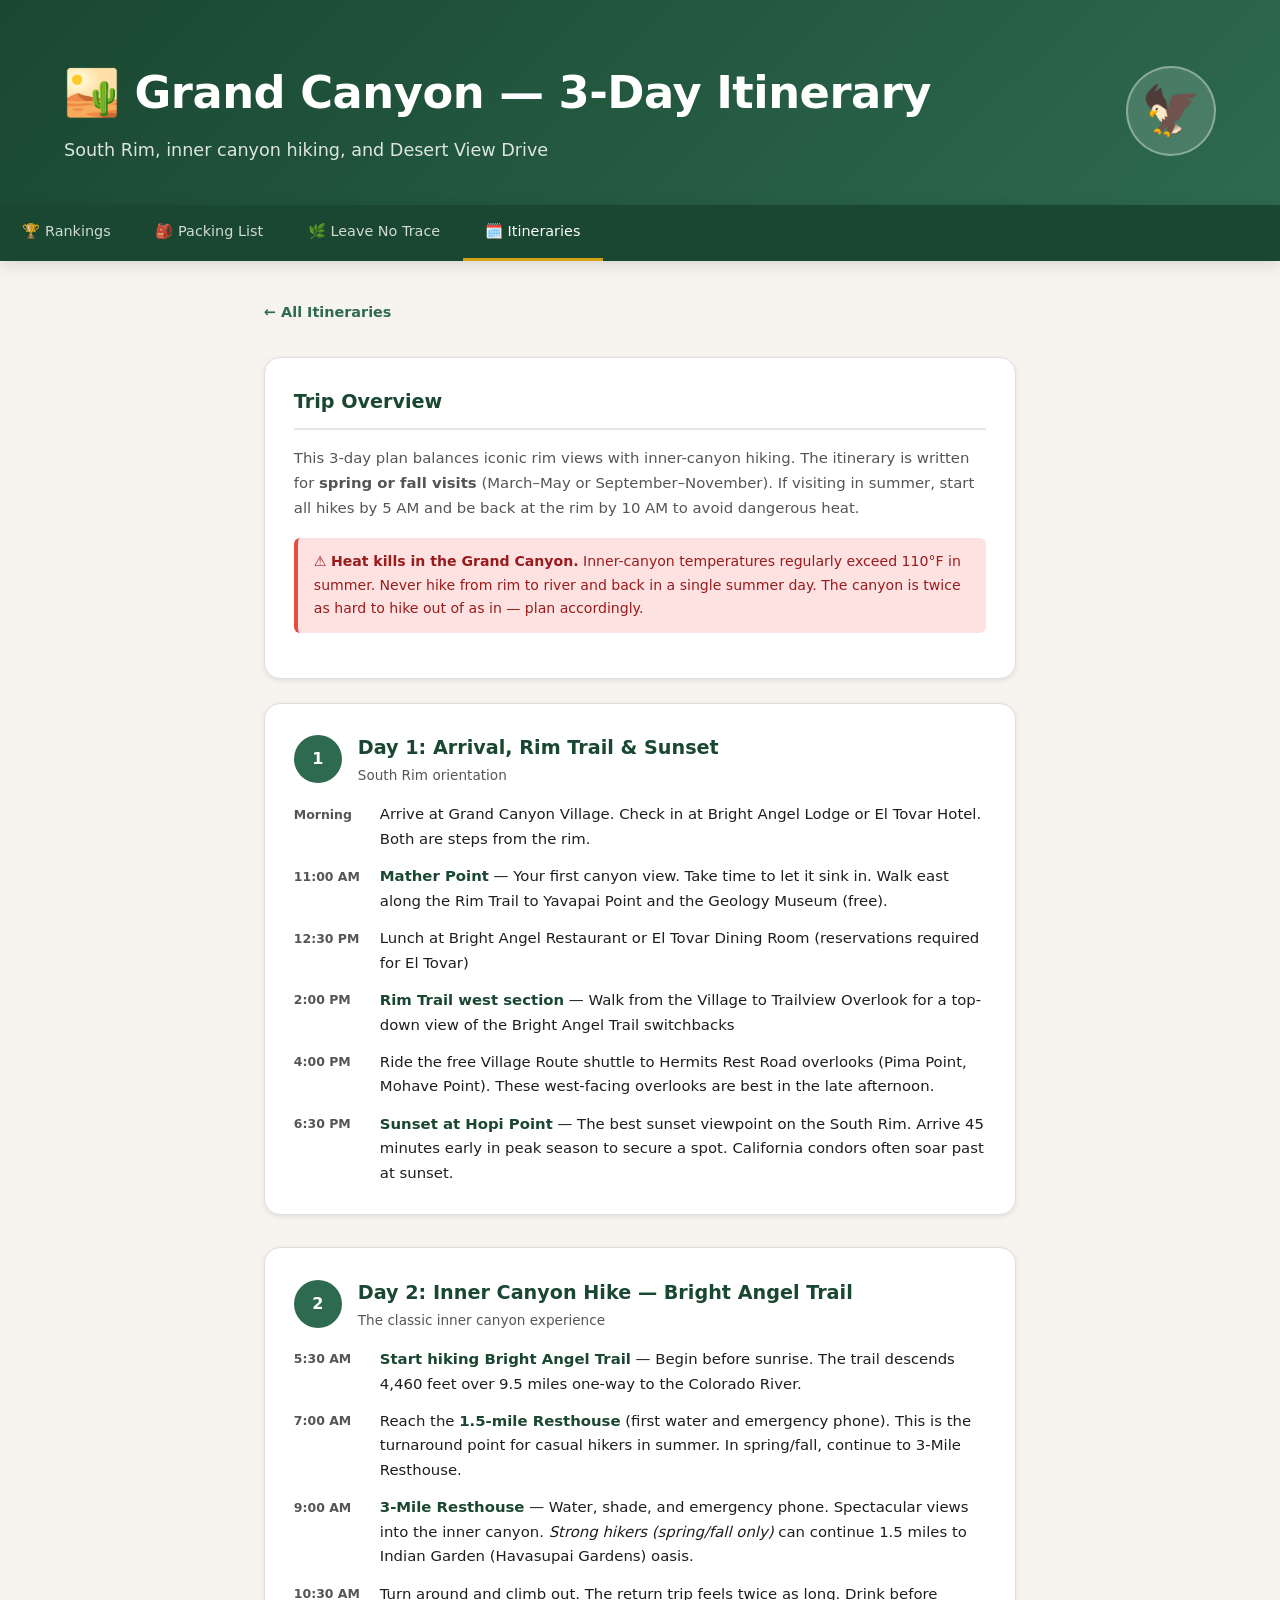
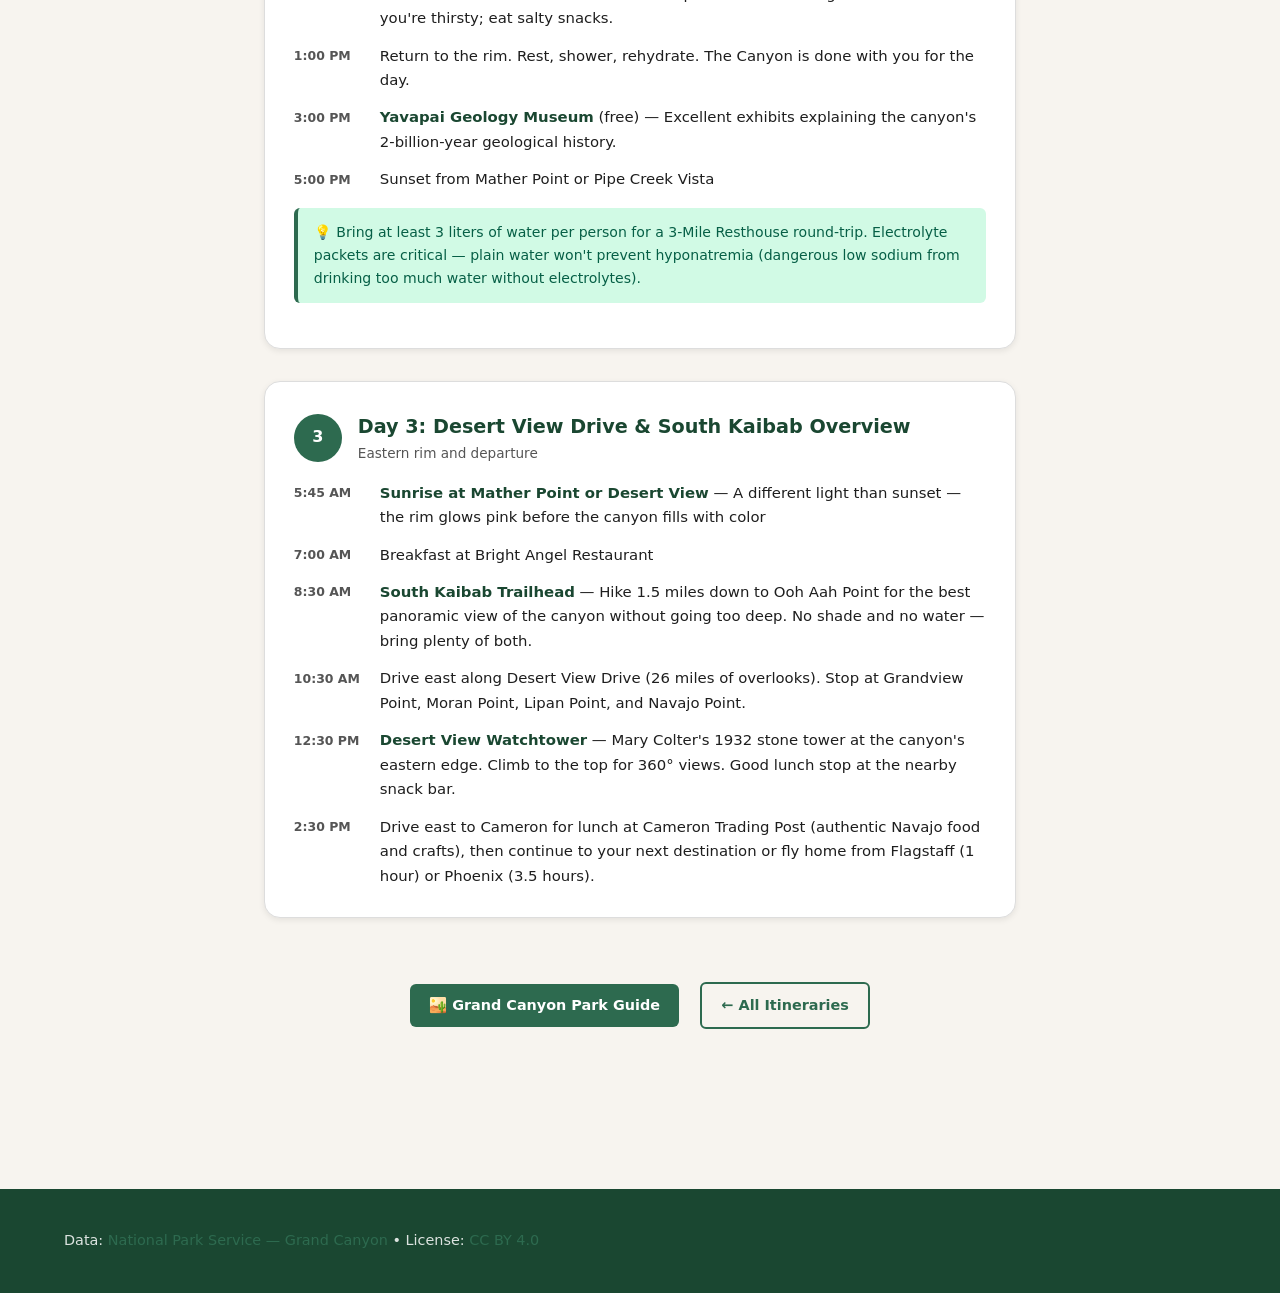
<file: national-parks/itineraries/grand-canyon-3-day.html>
<!DOCTYPE html>
<html lang="en">
  <head>
    <meta charset="UTF-8" />
    <meta name="viewport" content="width=device-width, initial-scale=1.0" />
    <title>Grand Canyon 3-Day Itinerary | US National Parks</title>
    <link rel="stylesheet" href="../css/parks.css" />
    <style>
      .itinerary-day { margin-bottom: 2rem; }
      .day-header { display: flex; align-items: center; gap: 1rem; margin-bottom: 1rem; }
      .day-badge { background: var(--primary-light); color: #fff; border-radius: 50%; width: 3rem; height: 3rem; display: flex; align-items: center; justify-content: center; font-weight: 800; font-size: 1rem; flex-shrink: 0; }
      .day-title { font-size: 1.2rem; font-weight: 700; color: var(--primary); }
      .schedule { list-style: none; display: flex; flex-direction: column; gap: 0.8rem; }
      .schedule li { display: flex; gap: 1rem; align-items: flex-start; }
      .time { font-size: 0.78rem; font-weight: 700; color: var(--text-muted); white-space: nowrap; padding-top: 0.15rem; min-width: 70px; }
      .activity { font-size: 0.93rem; }
      .activity strong { color: var(--primary); }
      .tip-box { background: #d1fae5; border-left: 4px solid var(--primary-light); padding: 0.8rem 1rem; border-radius: 6px; margin: 1rem 0; font-size: 0.88rem; color: #065f46; }
      .warning-box { background: #fee2e2; border-left: 4px solid #e74c3c; padding: 0.8rem 1rem; border-radius: 6px; margin: 1rem 0; font-size: 0.88rem; color: #991b1b; }
    </style>
  </head>
  <body>

    <header class="site-header">
      <div class="container">
        <div class="header-text">
          <h1>🏜️ Grand Canyon — 3-Day Itinerary</h1>
          <p>South Rim, inner canyon hiking, and Desert View Drive</p>
        </div>
        <div class="header-badge" aria-hidden="true">🦅</div>
      </div>
    </header>

    <nav class="site-nav" aria-label="Main navigation">
      <ul>
        <li><a href="../index.html">🏆 Rankings</a></li>
        <li><a href="../guides/packing-list.html">🎒 Packing List</a></li>
        <li><a href="../guides/leave-no-trace.html">🌿 Leave No Trace</a></li>
        <li><a href="index.html" class="active">🗓️ Itineraries</a></li>
      </ul>
    </nav>

    <main>
      <div class="park-detail" style="padding-top:2rem">
        <div class="container" style="max-width:800px">
          <a href="index.html" class="back-link">← All Itineraries</a>

          <div class="detail-card">
            <h2>Trip Overview</h2>
            <p style="color:var(--text-muted);font-size:0.93rem;margin-bottom:1rem">
              This 3-day plan balances iconic rim views with inner-canyon hiking. The itinerary is written for <strong>spring or fall visits</strong> (March–May or September–November). If visiting in summer, start all hikes by 5 AM and be back at the rim by 10 AM to avoid dangerous heat.
            </p>
            <div class="warning-box">
              ⚠️ <strong>Heat kills in the Grand Canyon.</strong> Inner-canyon temperatures regularly exceed 110°F in summer. Never hike from rim to river and back in a single summer day. The canyon is twice as hard to hike out of as in — plan accordingly.
            </div>
          </div>

          <!-- Day 1 -->
          <div class="detail-card itinerary-day">
            <div class="day-header">
              <div class="day-badge">1</div>
              <div>
                <div class="day-title">Day 1: Arrival, Rim Trail &amp; Sunset</div>
                <div style="font-size:0.85rem;color:var(--text-muted)">South Rim orientation</div>
              </div>
            </div>
            <ul class="schedule">
              <li><span class="time">Morning</span><div class="activity">Arrive at Grand Canyon Village. Check in at Bright Angel Lodge or El Tovar Hotel. Both are steps from the rim.</div></li>
              <li><span class="time">11:00 AM</span><div class="activity"><strong>Mather Point</strong> — Your first canyon view. Take time to let it sink in. Walk east along the Rim Trail to Yavapai Point and the Geology Museum (free).</div></li>
              <li><span class="time">12:30 PM</span><div class="activity">Lunch at Bright Angel Restaurant or El Tovar Dining Room (reservations required for El Tovar)</div></li>
              <li><span class="time">2:00 PM</span><div class="activity"><strong>Rim Trail west section</strong> — Walk from the Village to Trailview Overlook for a top-down view of the Bright Angel Trail switchbacks</div></li>
              <li><span class="time">4:00 PM</span><div class="activity">Ride the free Village Route shuttle to Hermits Rest Road overlooks (Pima Point, Mohave Point). These west-facing overlooks are best in the late afternoon.</div></li>
              <li><span class="time">6:30 PM</span><div class="activity"><strong>Sunset at Hopi Point</strong> — The best sunset viewpoint on the South Rim. Arrive 45 minutes early in peak season to secure a spot. California condors often soar past at sunset.</div></li>
            </ul>
          </div>

          <!-- Day 2 -->
          <div class="detail-card itinerary-day">
            <div class="day-header">
              <div class="day-badge">2</div>
              <div>
                <div class="day-title">Day 2: Inner Canyon Hike — Bright Angel Trail</div>
                <div style="font-size:0.85rem;color:var(--text-muted)">The classic inner canyon experience</div>
              </div>
            </div>
            <ul class="schedule">
              <li><span class="time">5:30 AM</span><div class="activity"><strong>Start hiking Bright Angel Trail</strong> — Begin before sunrise. The trail descends 4,460 feet over 9.5 miles one-way to the Colorado River.</div></li>
              <li><span class="time">7:00 AM</span><div class="activity">Reach the <strong>1.5-mile Resthouse</strong> (first water and emergency phone). This is the turnaround point for casual hikers in summer. In spring/fall, continue to 3-Mile Resthouse.</div></li>
              <li><span class="time">9:00 AM</span><div class="activity"><strong>3-Mile Resthouse</strong> — Water, shade, and emergency phone. Spectacular views into the inner canyon. <em>Strong hikers (spring/fall only)</em> can continue 1.5 miles to Indian Garden (Havasupai Gardens) oasis.</div></li>
              <li><span class="time">10:30 AM</span><div class="activity">Turn around and climb out. The return trip feels twice as long. Drink before you're thirsty; eat salty snacks.</div></li>
              <li><span class="time">1:00 PM</span><div class="activity">Return to the rim. Rest, shower, rehydrate. The Canyon is done with you for the day.</div></li>
              <li><span class="time">3:00 PM</span><div class="activity"><strong>Yavapai Geology Museum</strong> (free) — Excellent exhibits explaining the canyon's 2-billion-year geological history.</div></li>
              <li><span class="time">5:00 PM</span><div class="activity">Sunset from Mather Point or Pipe Creek Vista</div></li>
            </ul>
            <div class="tip-box">💡 Bring at least 3 liters of water per person for a 3-Mile Resthouse round-trip. Electrolyte packets are critical — plain water won't prevent hyponatremia (dangerous low sodium from drinking too much water without electrolytes).</div>
          </div>

          <!-- Day 3 -->
          <div class="detail-card itinerary-day">
            <div class="day-header">
              <div class="day-badge">3</div>
              <div>
                <div class="day-title">Day 3: Desert View Drive &amp; South Kaibab Overview</div>
                <div style="font-size:0.85rem;color:var(--text-muted)">Eastern rim and departure</div>
              </div>
            </div>
            <ul class="schedule">
              <li><span class="time">5:45 AM</span><div class="activity"><strong>Sunrise at Mather Point or Desert View</strong> — A different light than sunset — the rim glows pink before the canyon fills with color</div></li>
              <li><span class="time">7:00 AM</span><div class="activity">Breakfast at Bright Angel Restaurant</div></li>
              <li><span class="time">8:30 AM</span><div class="activity"><strong>South Kaibab Trailhead</strong> — Hike 1.5 miles down to Ooh Aah Point for the best panoramic view of the canyon without going too deep. No shade and no water — bring plenty of both.</div></li>
              <li><span class="time">10:30 AM</span><div class="activity">Drive east along Desert View Drive (26 miles of overlooks). Stop at Grandview Point, Moran Point, Lipan Point, and Navajo Point.</div></li>
              <li><span class="time">12:30 PM</span><div class="activity"><strong>Desert View Watchtower</strong> — Mary Colter's 1932 stone tower at the canyon's eastern edge. Climb to the top for 360° views. Good lunch stop at the nearby snack bar.</div></li>
              <li><span class="time">2:30 PM</span><div class="activity">Drive east to Cameron for lunch at Cameron Trading Post (authentic Navajo food and crafts), then continue to your next destination or fly home from Flagstaff (1 hour) or Phoenix (3.5 hours).</div></li>
            </ul>
          </div>

          <div style="text-align:center;padding:2rem 0">
            <a href="../park.html?id=grand-canyon" class="btn btn-primary" style="margin-right:1rem">🏜️ Grand Canyon Park Guide</a>
            <a href="index.html" class="btn btn-outline">← All Itineraries</a>
          </div>

        </div>
      </div>
    </main>

    <footer class="site-footer">
      <div class="container">
        <span>Data: <a href="https://www.nps.gov/grca/">National Park Service — Grand Canyon</a> &bull; License: <a href="https://creativecommons.org/licenses/by/4.0/">CC BY 4.0</a></span>
      </div>
    </footer>

  </body>
</html>
</file>
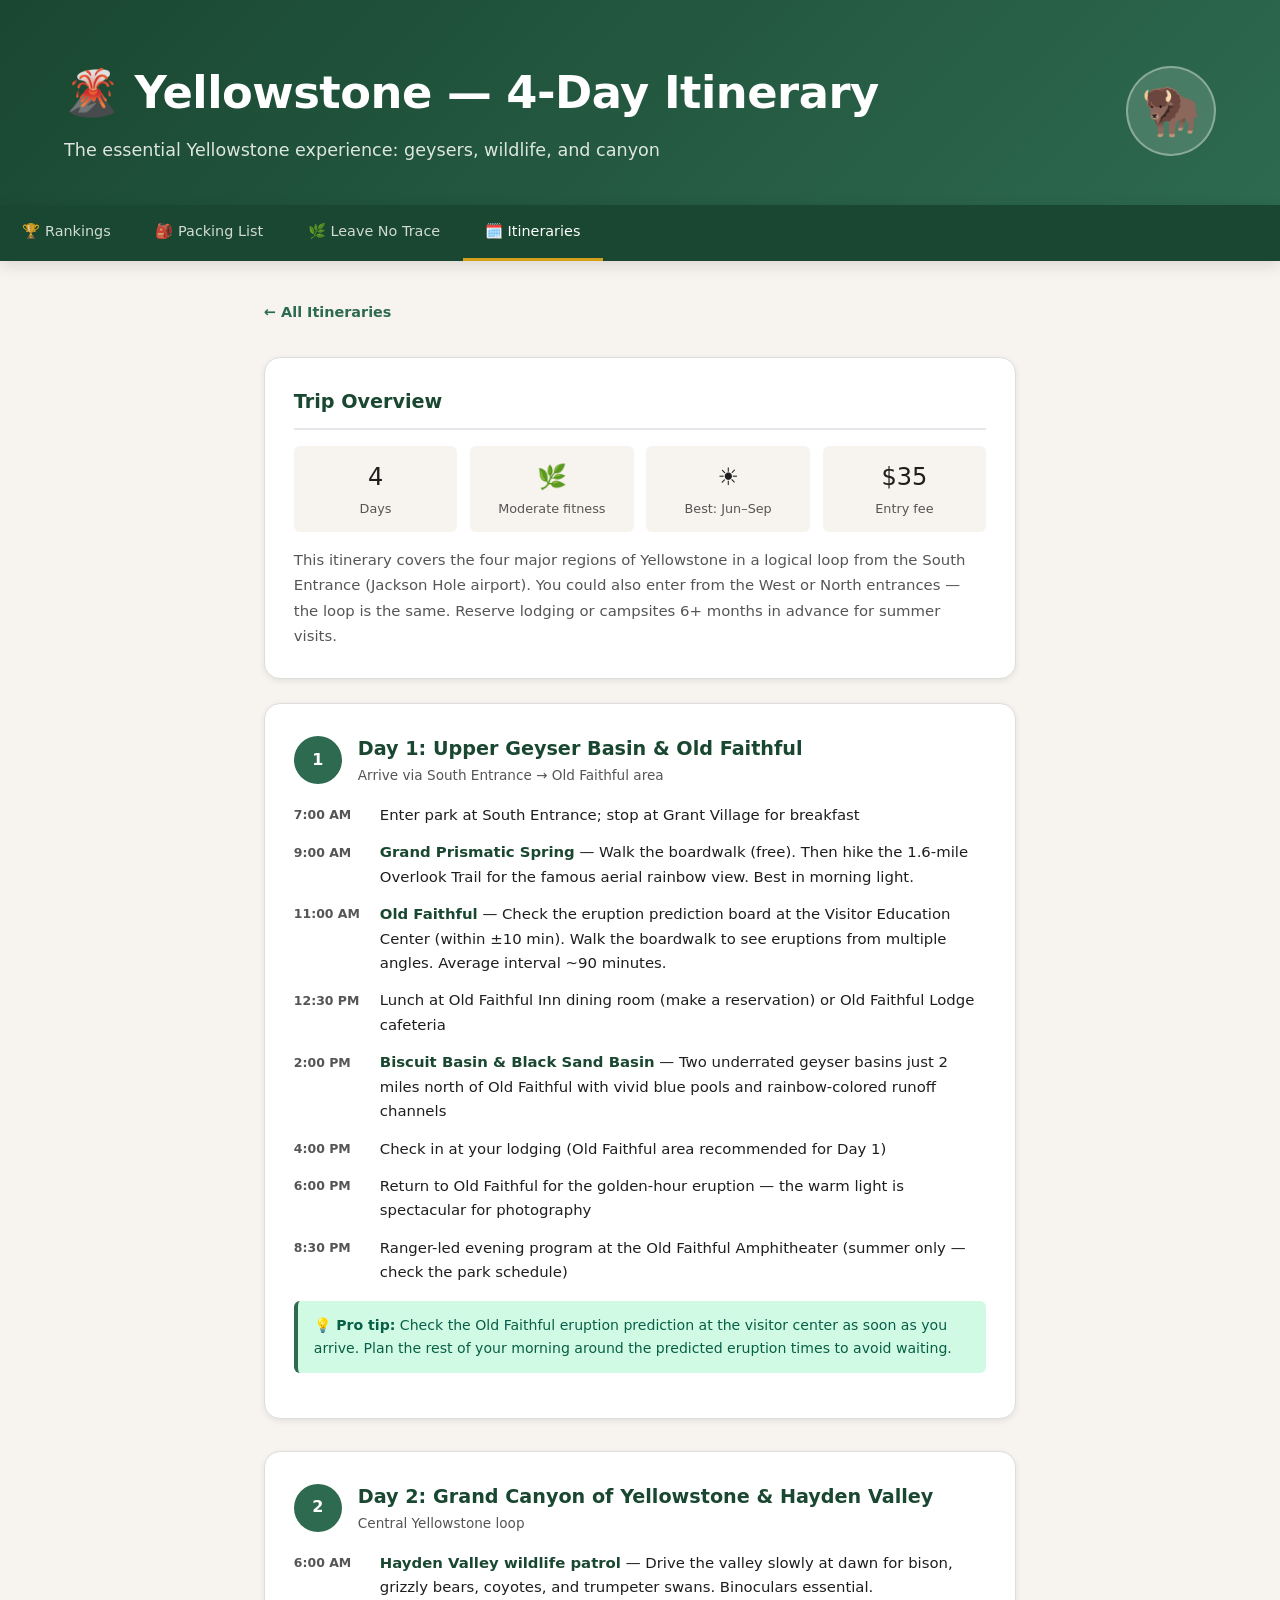
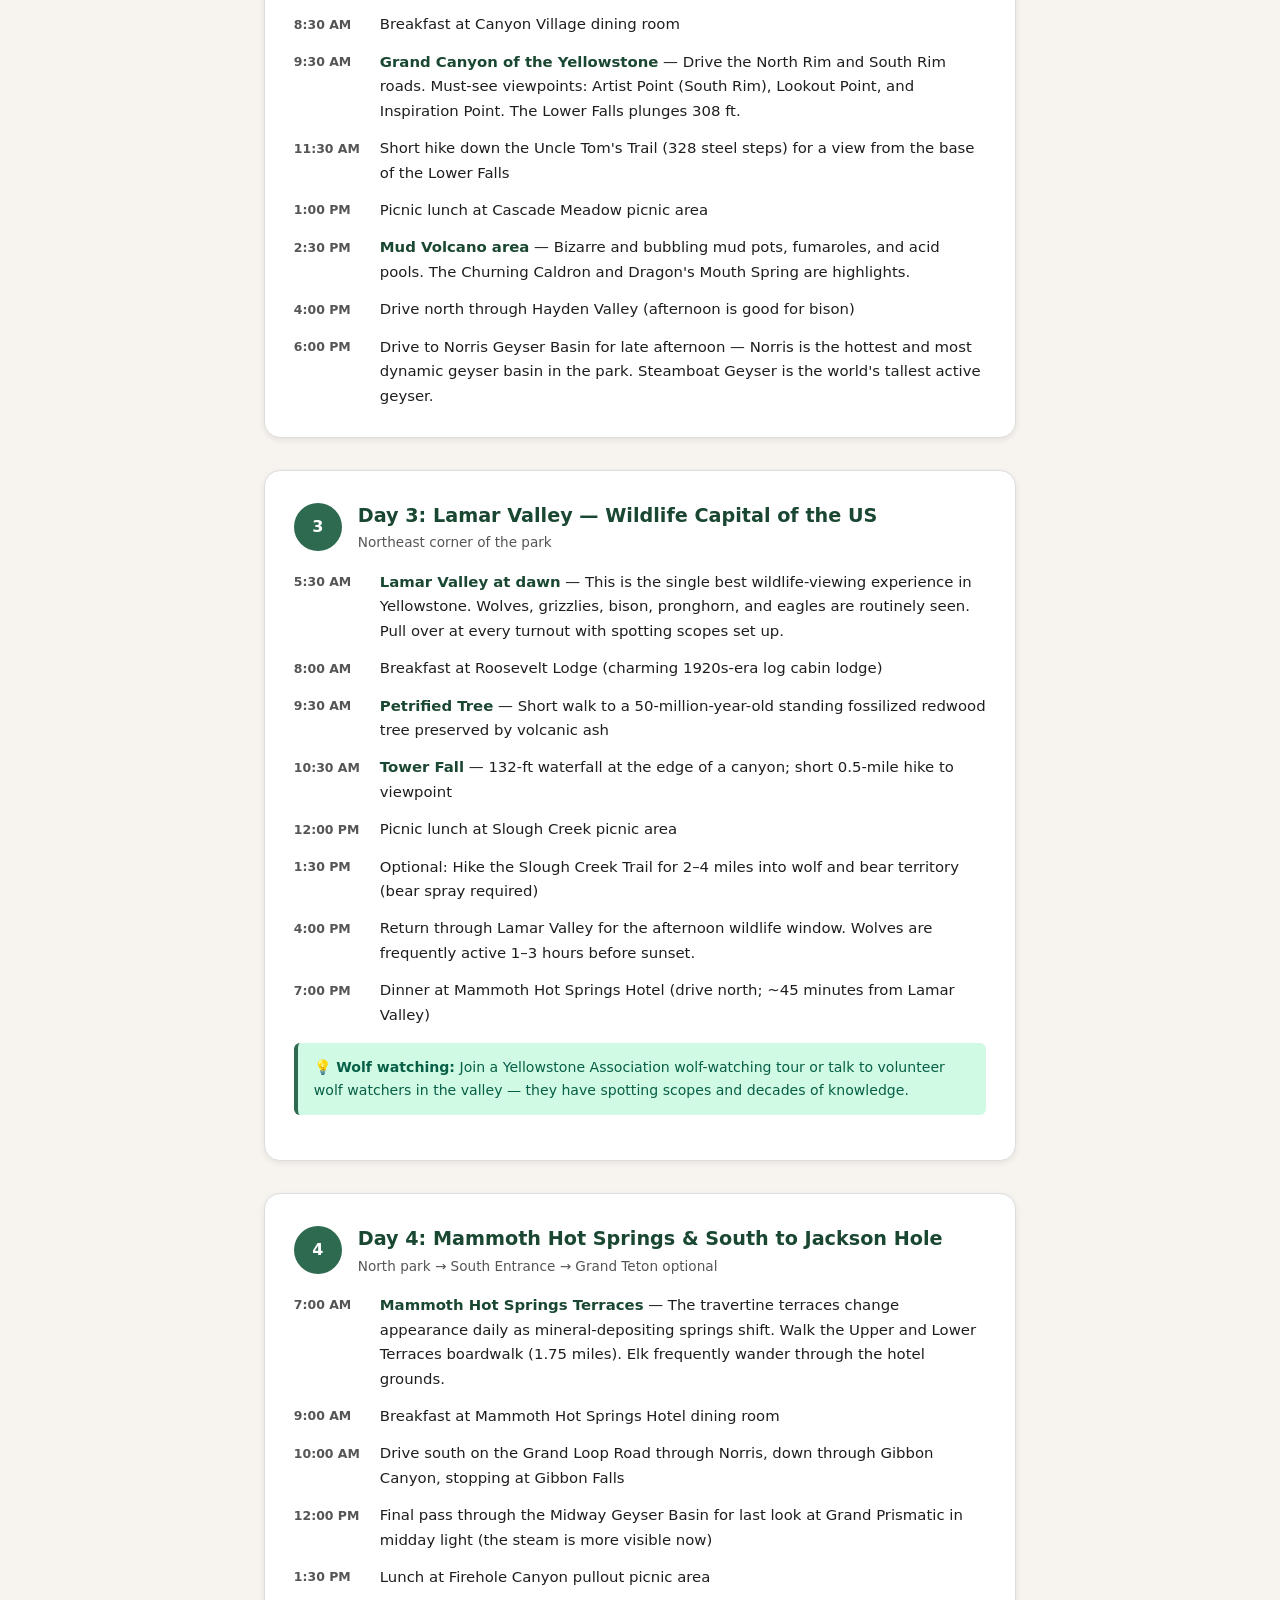
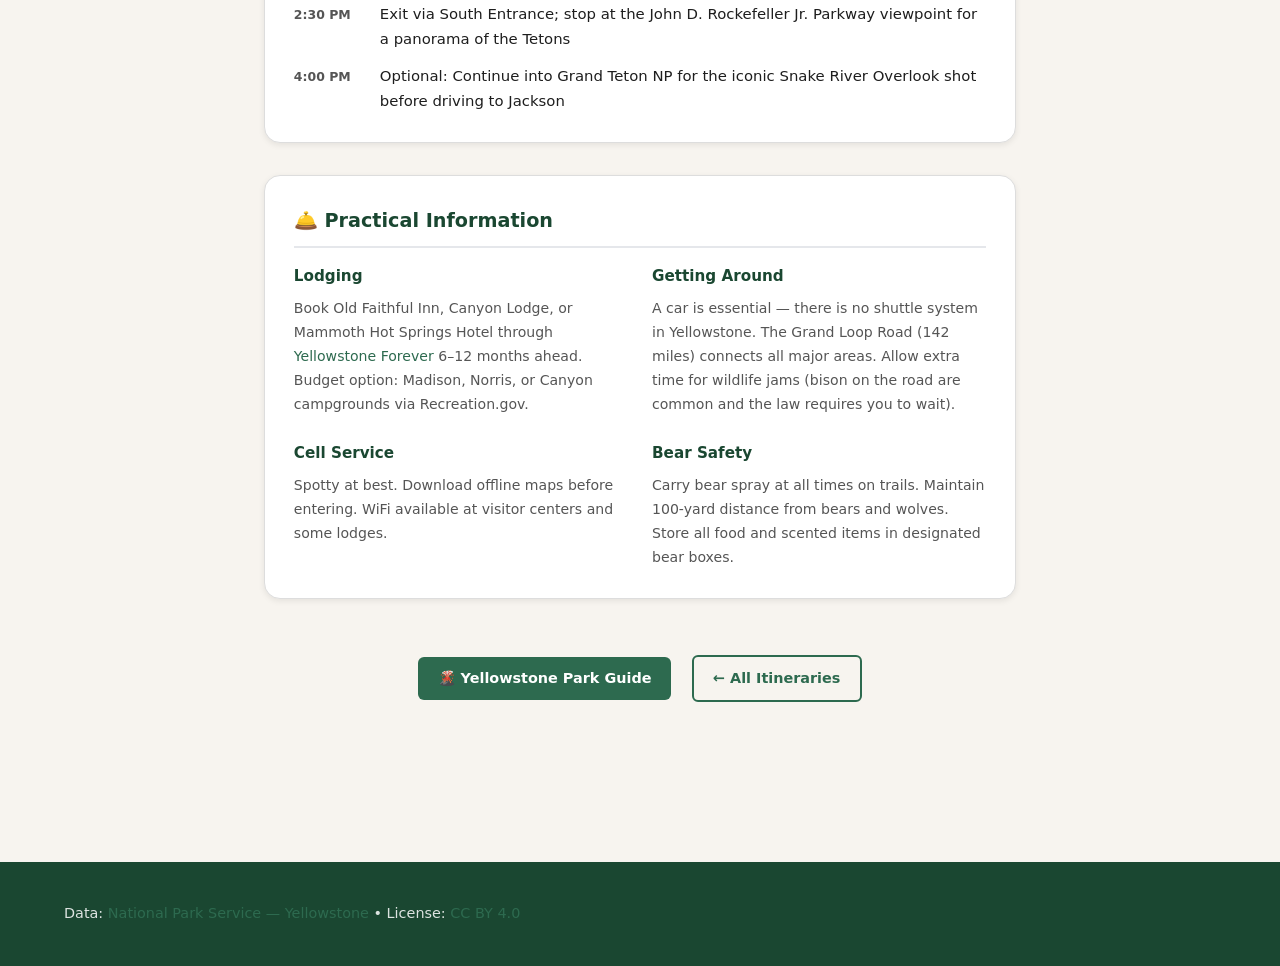
<file: national-parks/itineraries/yellowstone-4-day.html>
<!DOCTYPE html>
<html lang="en">
  <head>
    <meta charset="UTF-8" />
    <meta name="viewport" content="width=device-width, initial-scale=1.0" />
    <title>Yellowstone 4-Day Itinerary | US National Parks</title>
    <link rel="stylesheet" href="../css/parks.css" />
    <style>
      .itinerary-day { margin-bottom: 2rem; }
      .day-header { display: flex; align-items: center; gap: 1rem; margin-bottom: 1rem; }
      .day-badge { background: var(--primary-light); color: #fff; border-radius: 50%; width: 3rem; height: 3rem; display: flex; align-items: center; justify-content: center; font-weight: 800; font-size: 1rem; flex-shrink: 0; }
      .day-title { font-size: 1.2rem; font-weight: 700; color: var(--primary); }
      .schedule { list-style: none; display: flex; flex-direction: column; gap: 0.8rem; }
      .schedule li { display: flex; gap: 1rem; align-items: flex-start; }
      .time { font-size: 0.78rem; font-weight: 700; color: var(--text-muted); white-space: nowrap; padding-top: 0.15rem; min-width: 70px; }
      .activity { font-size: 0.93rem; }
      .activity strong { color: var(--primary); }
      .tip-box { background: #d1fae5; border-left: 4px solid var(--primary-light); padding: 0.8rem 1rem; border-radius: 6px; margin: 1rem 0; font-size: 0.88rem; color: #065f46; }
    </style>
  </head>
  <body>

    <header class="site-header">
      <div class="container">
        <div class="header-text">
          <h1>🌋 Yellowstone — 4-Day Itinerary</h1>
          <p>The essential Yellowstone experience: geysers, wildlife, and canyon</p>
        </div>
        <div class="header-badge" aria-hidden="true">🦬</div>
      </div>
    </header>

    <nav class="site-nav" aria-label="Main navigation">
      <ul>
        <li><a href="../index.html">🏆 Rankings</a></li>
        <li><a href="../guides/packing-list.html">🎒 Packing List</a></li>
        <li><a href="../guides/leave-no-trace.html">🌿 Leave No Trace</a></li>
        <li><a href="index.html" class="active">🗓️ Itineraries</a></li>
      </ul>
    </nav>

    <main>
      <div class="park-detail" style="padding-top:2rem">
        <div class="container" style="max-width:800px">
          <a href="index.html" class="back-link">← All Itineraries</a>

          <div class="detail-card">
            <h2>Trip Overview</h2>
            <div style="display:grid;grid-template-columns:repeat(auto-fill,minmax(150px,1fr));gap:0.8rem;margin-bottom:1rem">
              <div style="background:#f7f4ef;padding:0.8rem;border-radius:6px;text-align:center">
                <div style="font-size:1.5rem">4</div>
                <div style="font-size:0.8rem;color:var(--text-muted)">Days</div>
              </div>
              <div style="background:#f7f4ef;padding:0.8rem;border-radius:6px;text-align:center">
                <div style="font-size:1.5rem">🌿</div>
                <div style="font-size:0.8rem;color:var(--text-muted)">Moderate fitness</div>
              </div>
              <div style="background:#f7f4ef;padding:0.8rem;border-radius:6px;text-align:center">
                <div style="font-size:1.5rem">☀️</div>
                <div style="font-size:0.8rem;color:var(--text-muted)">Best: Jun–Sep</div>
              </div>
              <div style="background:#f7f4ef;padding:0.8rem;border-radius:6px;text-align:center">
                <div style="font-size:1.5rem">$35</div>
                <div style="font-size:0.8rem;color:var(--text-muted)">Entry fee</div>
              </div>
            </div>
            <p style="color:var(--text-muted);font-size:0.93rem">
              This itinerary covers the four major regions of Yellowstone in a logical loop from the South Entrance (Jackson Hole airport). You could also enter from the West or North entrances — the loop is the same. Reserve lodging or campsites 6+ months in advance for summer visits.
            </p>
          </div>

          <!-- Day 1 -->
          <div class="detail-card itinerary-day">
            <div class="day-header">
              <div class="day-badge">1</div>
              <div>
                <div class="day-title">Day 1: Upper Geyser Basin &amp; Old Faithful</div>
                <div style="font-size:0.85rem;color:var(--text-muted)">Arrive via South Entrance → Old Faithful area</div>
              </div>
            </div>
            <ul class="schedule">
              <li><span class="time">7:00 AM</span><div class="activity">Enter park at South Entrance; stop at Grant Village for breakfast</div></li>
              <li><span class="time">9:00 AM</span><div class="activity"><strong>Grand Prismatic Spring</strong> — Walk the boardwalk (free). Then hike the 1.6-mile Overlook Trail for the famous aerial rainbow view. Best in morning light.</div></li>
              <li><span class="time">11:00 AM</span><div class="activity"><strong>Old Faithful</strong> — Check the eruption prediction board at the Visitor Education Center (within ±10 min). Walk the boardwalk to see eruptions from multiple angles. Average interval ~90 minutes.</div></li>
              <li><span class="time">12:30 PM</span><div class="activity">Lunch at Old Faithful Inn dining room (make a reservation) or Old Faithful Lodge cafeteria</div></li>
              <li><span class="time">2:00 PM</span><div class="activity"><strong>Biscuit Basin &amp; Black Sand Basin</strong> — Two underrated geyser basins just 2 miles north of Old Faithful with vivid blue pools and rainbow-colored runoff channels</div></li>
              <li><span class="time">4:00 PM</span><div class="activity">Check in at your lodging (Old Faithful area recommended for Day 1)</div></li>
              <li><span class="time">6:00 PM</span><div class="activity">Return to Old Faithful for the golden-hour eruption — the warm light is spectacular for photography</div></li>
              <li><span class="time">8:30 PM</span><div class="activity">Ranger-led evening program at the Old Faithful Amphitheater (summer only — check the park schedule)</div></li>
            </ul>
            <div class="tip-box">💡 <strong>Pro tip:</strong> Check the Old Faithful eruption prediction at the visitor center as soon as you arrive. Plan the rest of your morning around the predicted eruption times to avoid waiting.</div>
          </div>

          <!-- Day 2 -->
          <div class="detail-card itinerary-day">
            <div class="day-header">
              <div class="day-badge">2</div>
              <div>
                <div class="day-title">Day 2: Grand Canyon of Yellowstone &amp; Hayden Valley</div>
                <div style="font-size:0.85rem;color:var(--text-muted)">Central Yellowstone loop</div>
              </div>
            </div>
            <ul class="schedule">
              <li><span class="time">6:00 AM</span><div class="activity"><strong>Hayden Valley wildlife patrol</strong> — Drive the valley slowly at dawn for bison, grizzly bears, coyotes, and trumpeter swans. Binoculars essential.</div></li>
              <li><span class="time">8:30 AM</span><div class="activity">Breakfast at Canyon Village dining room</div></li>
              <li><span class="time">9:30 AM</span><div class="activity"><strong>Grand Canyon of the Yellowstone</strong> — Drive the North Rim and South Rim roads. Must-see viewpoints: Artist Point (South Rim), Lookout Point, and Inspiration Point. The Lower Falls plunges 308 ft.</div></li>
              <li><span class="time">11:30 AM</span><div class="activity">Short hike down the Uncle Tom's Trail (328 steel steps) for a view from the base of the Lower Falls</div></li>
              <li><span class="time">1:00 PM</span><div class="activity">Picnic lunch at Cascade Meadow picnic area</div></li>
              <li><span class="time">2:30 PM</span><div class="activity"><strong>Mud Volcano area</strong> — Bizarre and bubbling mud pots, fumaroles, and acid pools. The Churning Caldron and Dragon's Mouth Spring are highlights.</div></li>
              <li><span class="time">4:00 PM</span><div class="activity">Drive north through Hayden Valley (afternoon is good for bison)</div></li>
              <li><span class="time">6:00 PM</span><div class="activity">Drive to Norris Geyser Basin for late afternoon — Norris is the hottest and most dynamic geyser basin in the park. Steamboat Geyser is the world's tallest active geyser.</div></li>
            </ul>
          </div>

          <!-- Day 3 -->
          <div class="detail-card itinerary-day">
            <div class="day-header">
              <div class="day-badge">3</div>
              <div>
                <div class="day-title">Day 3: Lamar Valley — Wildlife Capital of the US</div>
                <div style="font-size:0.85rem;color:var(--text-muted)">Northeast corner of the park</div>
              </div>
            </div>
            <ul class="schedule">
              <li><span class="time">5:30 AM</span><div class="activity"><strong>Lamar Valley at dawn</strong> — This is the single best wildlife-viewing experience in Yellowstone. Wolves, grizzlies, bison, pronghorn, and eagles are routinely seen. Pull over at every turnout with spotting scopes set up.</div></li>
              <li><span class="time">8:00 AM</span><div class="activity">Breakfast at Roosevelt Lodge (charming 1920s-era log cabin lodge)</div></li>
              <li><span class="time">9:30 AM</span><div class="activity"><strong>Petrified Tree</strong> — Short walk to a 50-million-year-old standing fossilized redwood tree preserved by volcanic ash</div></li>
              <li><span class="time">10:30 AM</span><div class="activity"><strong>Tower Fall</strong> — 132-ft waterfall at the edge of a canyon; short 0.5-mile hike to viewpoint</div></li>
              <li><span class="time">12:00 PM</span><div class="activity">Picnic lunch at Slough Creek picnic area</div></li>
              <li><span class="time">1:30 PM</span><div class="activity">Optional: Hike the Slough Creek Trail for 2–4 miles into wolf and bear territory (bear spray required)</div></li>
              <li><span class="time">4:00 PM</span><div class="activity">Return through Lamar Valley for the afternoon wildlife window. Wolves are frequently active 1–3 hours before sunset.</div></li>
              <li><span class="time">7:00 PM</span><div class="activity">Dinner at Mammoth Hot Springs Hotel (drive north; ~45 minutes from Lamar Valley)</div></li>
            </ul>
            <div class="tip-box">💡 <strong>Wolf watching:</strong> Join a Yellowstone Association wolf-watching tour or talk to volunteer wolf watchers in the valley — they have spotting scopes and decades of knowledge.</div>
          </div>

          <!-- Day 4 -->
          <div class="detail-card itinerary-day">
            <div class="day-header">
              <div class="day-badge">4</div>
              <div>
                <div class="day-title">Day 4: Mammoth Hot Springs &amp; South to Jackson Hole</div>
                <div style="font-size:0.85rem;color:var(--text-muted)">North park → South Entrance → Grand Teton optional</div>
              </div>
            </div>
            <ul class="schedule">
              <li><span class="time">7:00 AM</span><div class="activity"><strong>Mammoth Hot Springs Terraces</strong> — The travertine terraces change appearance daily as mineral-depositing springs shift. Walk the Upper and Lower Terraces boardwalk (1.75 miles). Elk frequently wander through the hotel grounds.</div></li>
              <li><span class="time">9:00 AM</span><div class="activity">Breakfast at Mammoth Hot Springs Hotel dining room</div></li>
              <li><span class="time">10:00 AM</span><div class="activity">Drive south on the Grand Loop Road through Norris, down through Gibbon Canyon, stopping at Gibbon Falls</div></li>
              <li><span class="time">12:00 PM</span><div class="activity">Final pass through the Midway Geyser Basin for last look at Grand Prismatic in midday light (the steam is more visible now)</div></li>
              <li><span class="time">1:30 PM</span><div class="activity">Lunch at Firehole Canyon pullout picnic area</div></li>
              <li><span class="time">2:30 PM</span><div class="activity">Exit via South Entrance; stop at the John D. Rockefeller Jr. Parkway viewpoint for a panorama of the Tetons</div></li>
              <li><span class="time">4:00 PM</span><div class="activity">Optional: Continue into Grand Teton NP for the iconic Snake River Overlook shot before driving to Jackson</div></li>
            </ul>
          </div>

          <div class="detail-card">
            <h2>🛎️ Practical Information</h2>
            <div style="display:grid;grid-template-columns:1fr 1fr;gap:1.5rem">
              <div>
                <h3 style="font-size:0.95rem;color:var(--primary);margin-bottom:0.5rem">Lodging</h3>
                <p style="font-size:0.88rem;color:var(--text-muted)">Book Old Faithful Inn, Canyon Lodge, or Mammoth Hot Springs Hotel through <a href="https://www.yellowstonenationalparklodges.com" target="_blank" rel="noopener">Yellowstone Forever</a> 6–12 months ahead. Budget option: Madison, Norris, or Canyon campgrounds via Recreation.gov.</p>
              </div>
              <div>
                <h3 style="font-size:0.95rem;color:var(--primary);margin-bottom:0.5rem">Getting Around</h3>
                <p style="font-size:0.88rem;color:var(--text-muted)">A car is essential — there is no shuttle system in Yellowstone. The Grand Loop Road (142 miles) connects all major areas. Allow extra time for wildlife jams (bison on the road are common and the law requires you to wait).</p>
              </div>
              <div>
                <h3 style="font-size:0.95rem;color:var(--primary);margin-bottom:0.5rem">Cell Service</h3>
                <p style="font-size:0.88rem;color:var(--text-muted)">Spotty at best. Download offline maps before entering. WiFi available at visitor centers and some lodges.</p>
              </div>
              <div>
                <h3 style="font-size:0.95rem;color:var(--primary);margin-bottom:0.5rem">Bear Safety</h3>
                <p style="font-size:0.88rem;color:var(--text-muted)">Carry bear spray at all times on trails. Maintain 100-yard distance from bears and wolves. Store all food and scented items in designated bear boxes.</p>
              </div>
            </div>
          </div>

          <div style="text-align:center;padding:2rem 0">
            <a href="../park.html?id=yellowstone" class="btn btn-primary" style="margin-right:1rem">🌋 Yellowstone Park Guide</a>
            <a href="index.html" class="btn btn-outline">← All Itineraries</a>
          </div>

        </div>
      </div>
    </main>

    <footer class="site-footer">
      <div class="container">
        <span>Data: <a href="https://www.nps.gov/yell/">National Park Service — Yellowstone</a> &bull; License: <a href="https://creativecommons.org/licenses/by/4.0/">CC BY 4.0</a></span>
      </div>
    </footer>

  </body>
</html>
</file>
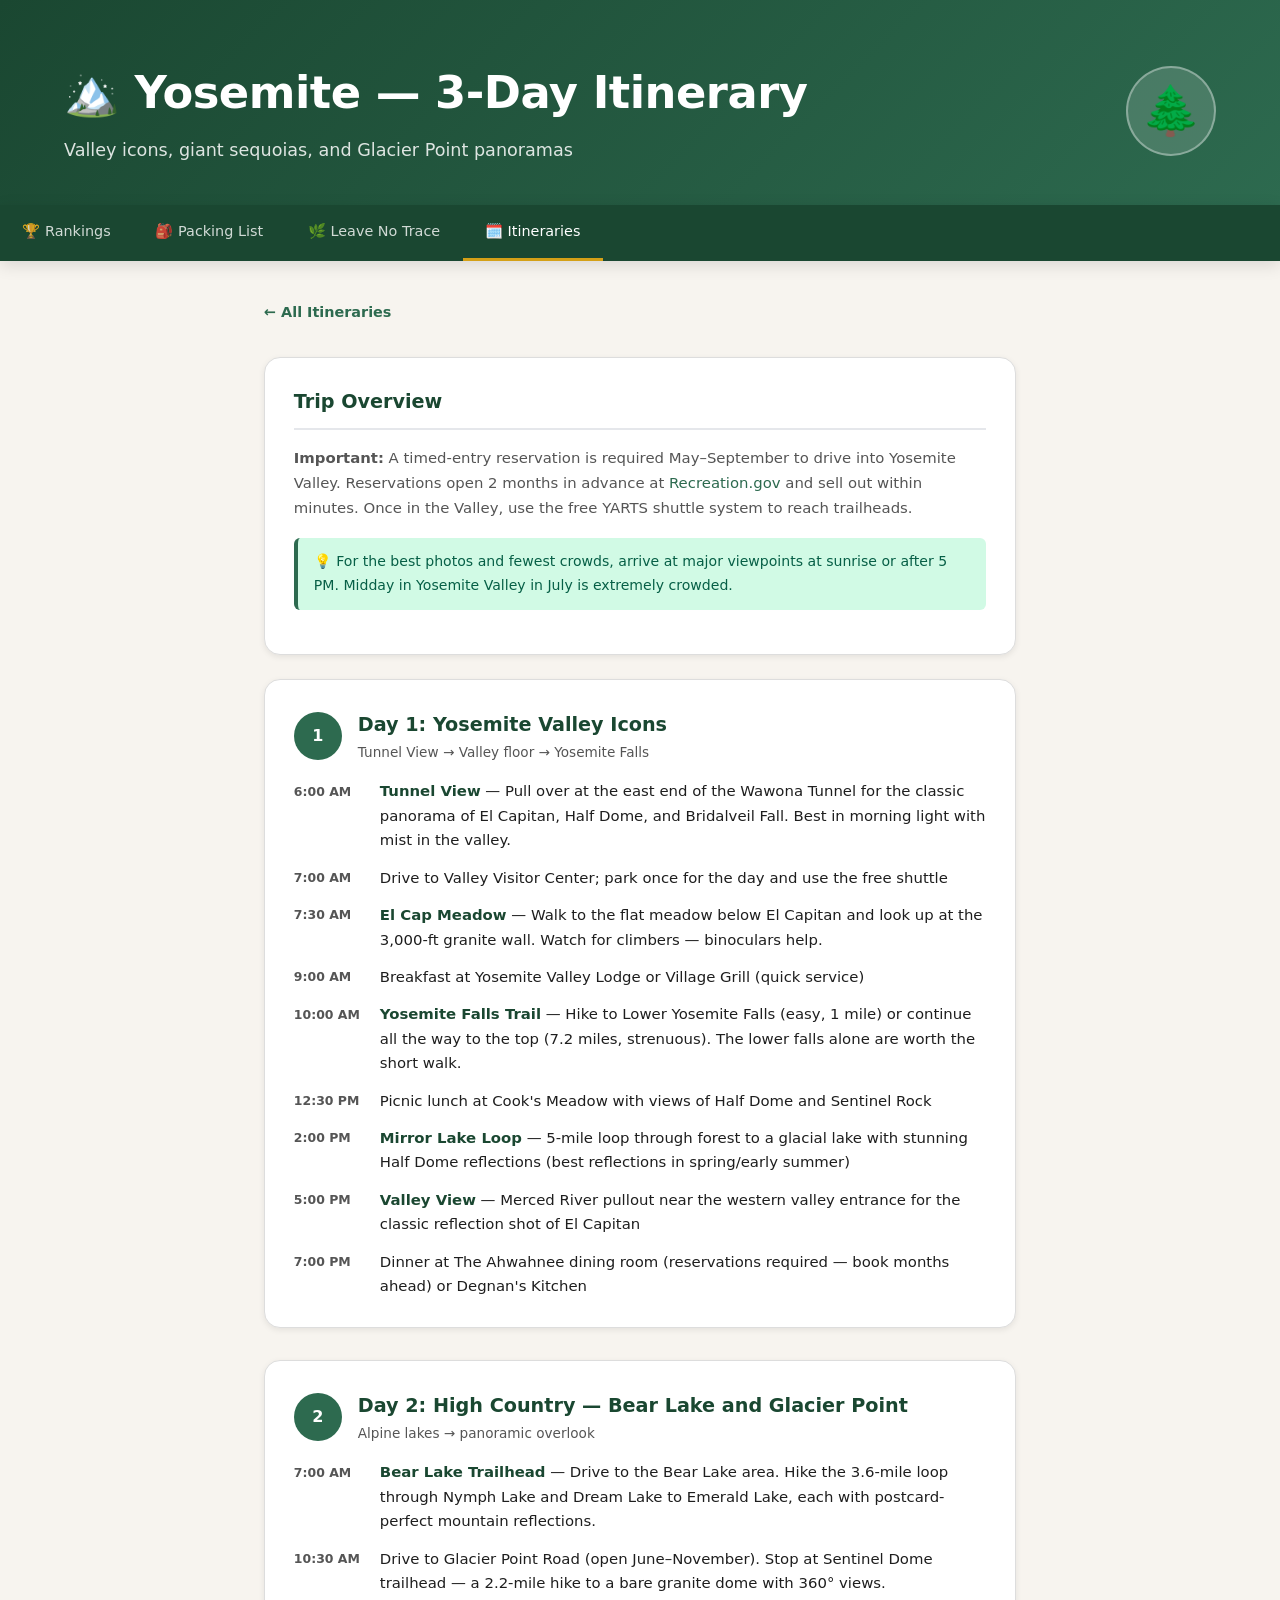
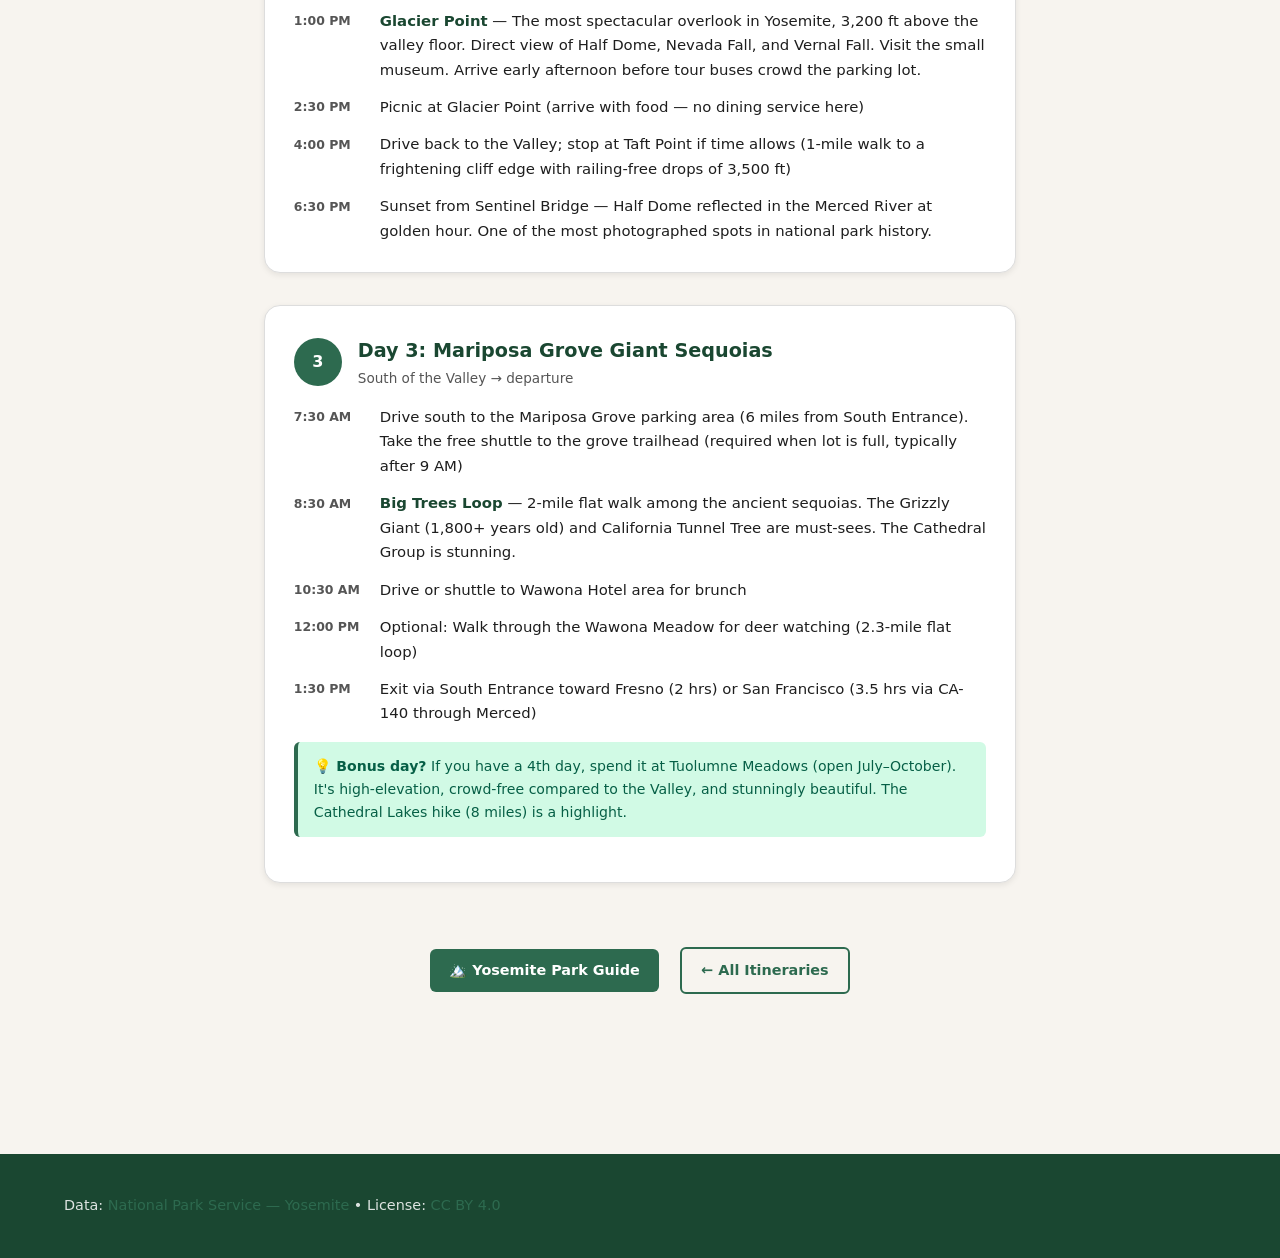
<file: national-parks/itineraries/yosemite-3-day.html>
<!DOCTYPE html>
<html lang="en">
  <head>
    <meta charset="UTF-8" />
    <meta name="viewport" content="width=device-width, initial-scale=1.0" />
    <title>Yosemite 3-Day Itinerary | US National Parks</title>
    <link rel="stylesheet" href="../css/parks.css" />
    <style>
      .itinerary-day { margin-bottom: 2rem; }
      .day-header { display: flex; align-items: center; gap: 1rem; margin-bottom: 1rem; }
      .day-badge { background: var(--primary-light); color: #fff; border-radius: 50%; width: 3rem; height: 3rem; display: flex; align-items: center; justify-content: center; font-weight: 800; font-size: 1rem; flex-shrink: 0; }
      .day-title { font-size: 1.2rem; font-weight: 700; color: var(--primary); }
      .schedule { list-style: none; display: flex; flex-direction: column; gap: 0.8rem; }
      .schedule li { display: flex; gap: 1rem; align-items: flex-start; }
      .time { font-size: 0.78rem; font-weight: 700; color: var(--text-muted); white-space: nowrap; padding-top: 0.15rem; min-width: 70px; }
      .activity { font-size: 0.93rem; }
      .activity strong { color: var(--primary); }
      .tip-box { background: #d1fae5; border-left: 4px solid var(--primary-light); padding: 0.8rem 1rem; border-radius: 6px; margin: 1rem 0; font-size: 0.88rem; color: #065f46; }
    </style>
  </head>
  <body>

    <header class="site-header">
      <div class="container">
        <div class="header-text">
          <h1>🏔️ Yosemite — 3-Day Itinerary</h1>
          <p>Valley icons, giant sequoias, and Glacier Point panoramas</p>
        </div>
        <div class="header-badge" aria-hidden="true">🌲</div>
      </div>
    </header>

    <nav class="site-nav" aria-label="Main navigation">
      <ul>
        <li><a href="../index.html">🏆 Rankings</a></li>
        <li><a href="../guides/packing-list.html">🎒 Packing List</a></li>
        <li><a href="../guides/leave-no-trace.html">🌿 Leave No Trace</a></li>
        <li><a href="index.html" class="active">🗓️ Itineraries</a></li>
      </ul>
    </nav>

    <main>
      <div class="park-detail" style="padding-top:2rem">
        <div class="container" style="max-width:800px">
          <a href="index.html" class="back-link">← All Itineraries</a>

          <div class="detail-card">
            <h2>Trip Overview</h2>
            <p style="color:var(--text-muted);font-size:0.93rem">
              <strong>Important:</strong> A timed-entry reservation is required May–September to drive into Yosemite Valley. Reservations open 2 months in advance at <a href="https://www.recreation.gov" target="_blank" rel="noopener">Recreation.gov</a> and sell out within minutes. Once in the Valley, use the free YARTS shuttle system to reach trailheads.
            </p>
            <div class="tip-box">💡 For the best photos and fewest crowds, arrive at major viewpoints at sunrise or after 5 PM. Midday in Yosemite Valley in July is extremely crowded.</div>
          </div>

          <!-- Day 1 -->
          <div class="detail-card itinerary-day">
            <div class="day-header">
              <div class="day-badge">1</div>
              <div>
                <div class="day-title">Day 1: Yosemite Valley Icons</div>
                <div style="font-size:0.85rem;color:var(--text-muted)">Tunnel View → Valley floor → Yosemite Falls</div>
              </div>
            </div>
            <ul class="schedule">
              <li><span class="time">6:00 AM</span><div class="activity"><strong>Tunnel View</strong> — Pull over at the east end of the Wawona Tunnel for the classic panorama of El Capitan, Half Dome, and Bridalveil Fall. Best in morning light with mist in the valley.</div></li>
              <li><span class="time">7:00 AM</span><div class="activity">Drive to Valley Visitor Center; park once for the day and use the free shuttle</div></li>
              <li><span class="time">7:30 AM</span><div class="activity"><strong>El Cap Meadow</strong> — Walk to the flat meadow below El Capitan and look up at the 3,000-ft granite wall. Watch for climbers — binoculars help.</div></li>
              <li><span class="time">9:00 AM</span><div class="activity">Breakfast at Yosemite Valley Lodge or Village Grill (quick service)</div></li>
              <li><span class="time">10:00 AM</span><div class="activity"><strong>Yosemite Falls Trail</strong> — Hike to Lower Yosemite Falls (easy, 1 mile) or continue all the way to the top (7.2 miles, strenuous). The lower falls alone are worth the short walk.</div></li>
              <li><span class="time">12:30 PM</span><div class="activity">Picnic lunch at Cook's Meadow with views of Half Dome and Sentinel Rock</div></li>
              <li><span class="time">2:00 PM</span><div class="activity"><strong>Mirror Lake Loop</strong> — 5-mile loop through forest to a glacial lake with stunning Half Dome reflections (best reflections in spring/early summer)</div></li>
              <li><span class="time">5:00 PM</span><div class="activity"><strong>Valley View</strong> — Merced River pullout near the western valley entrance for the classic reflection shot of El Capitan</div></li>
              <li><span class="time">7:00 PM</span><div class="activity">Dinner at The Ahwahnee dining room (reservations required — book months ahead) or Degnan's Kitchen</div></li>
            </ul>
          </div>

          <!-- Day 2 -->
          <div class="detail-card itinerary-day">
            <div class="day-header">
              <div class="day-badge">2</div>
              <div>
                <div class="day-title">Day 2: High Country — Bear Lake and Glacier Point</div>
                <div style="font-size:0.85rem;color:var(--text-muted)">Alpine lakes → panoramic overlook</div>
              </div>
            </div>
            <ul class="schedule">
              <li><span class="time">7:00 AM</span><div class="activity"><strong>Bear Lake Trailhead</strong> — Drive to the Bear Lake area. Hike the 3.6-mile loop through Nymph Lake and Dream Lake to Emerald Lake, each with postcard-perfect mountain reflections.</div></li>
              <li><span class="time">10:30 AM</span><div class="activity">Drive to Glacier Point Road (open June–November). Stop at Sentinel Dome trailhead — a 2.2-mile hike to a bare granite dome with 360° views.</div></li>
              <li><span class="time">1:00 PM</span><div class="activity"><strong>Glacier Point</strong> — The most spectacular overlook in Yosemite, 3,200 ft above the valley floor. Direct view of Half Dome, Nevada Fall, and Vernal Fall. Visit the small museum. Arrive early afternoon before tour buses crowd the parking lot.</div></li>
              <li><span class="time">2:30 PM</span><div class="activity">Picnic at Glacier Point (arrive with food — no dining service here)</div></li>
              <li><span class="time">4:00 PM</span><div class="activity">Drive back to the Valley; stop at Taft Point if time allows (1-mile walk to a frightening cliff edge with railing-free drops of 3,500 ft)</div></li>
              <li><span class="time">6:30 PM</span><div class="activity">Sunset from Sentinel Bridge — Half Dome reflected in the Merced River at golden hour. One of the most photographed spots in national park history.</div></li>
            </ul>
          </div>

          <!-- Day 3 -->
          <div class="detail-card itinerary-day">
            <div class="day-header">
              <div class="day-badge">3</div>
              <div>
                <div class="day-title">Day 3: Mariposa Grove Giant Sequoias</div>
                <div style="font-size:0.85rem;color:var(--text-muted)">South of the Valley → departure</div>
              </div>
            </div>
            <ul class="schedule">
              <li><span class="time">7:30 AM</span><div class="activity">Drive south to the Mariposa Grove parking area (6 miles from South Entrance). Take the free shuttle to the grove trailhead (required when lot is full, typically after 9 AM)</div></li>
              <li><span class="time">8:30 AM</span><div class="activity"><strong>Big Trees Loop</strong> — 2-mile flat walk among the ancient sequoias. The Grizzly Giant (1,800+ years old) and California Tunnel Tree are must-sees. The Cathedral Group is stunning.</div></li>
              <li><span class="time">10:30 AM</span><div class="activity">Drive or shuttle to Wawona Hotel area for brunch</div></li>
              <li><span class="time">12:00 PM</span><div class="activity">Optional: Walk through the Wawona Meadow for deer watching (2.3-mile flat loop)</div></li>
              <li><span class="time">1:30 PM</span><div class="activity">Exit via South Entrance toward Fresno (2 hrs) or San Francisco (3.5 hrs via CA-140 through Merced)</div></li>
            </ul>
            <div class="tip-box">💡 <strong>Bonus day?</strong> If you have a 4th day, spend it at Tuolumne Meadows (open July–October). It's high-elevation, crowd-free compared to the Valley, and stunningly beautiful. The Cathedral Lakes hike (8 miles) is a highlight.</div>
          </div>

          <div style="text-align:center;padding:2rem 0">
            <a href="../park.html?id=yosemite" class="btn btn-primary" style="margin-right:1rem">🏔️ Yosemite Park Guide</a>
            <a href="index.html" class="btn btn-outline">← All Itineraries</a>
          </div>

        </div>
      </div>
    </main>

    <footer class="site-footer">
      <div class="container">
        <span>Data: <a href="https://www.nps.gov/yose/">National Park Service — Yosemite</a> &bull; License: <a href="https://creativecommons.org/licenses/by/4.0/">CC BY 4.0</a></span>
      </div>
    </footer>

  </body>
</html>
</file>
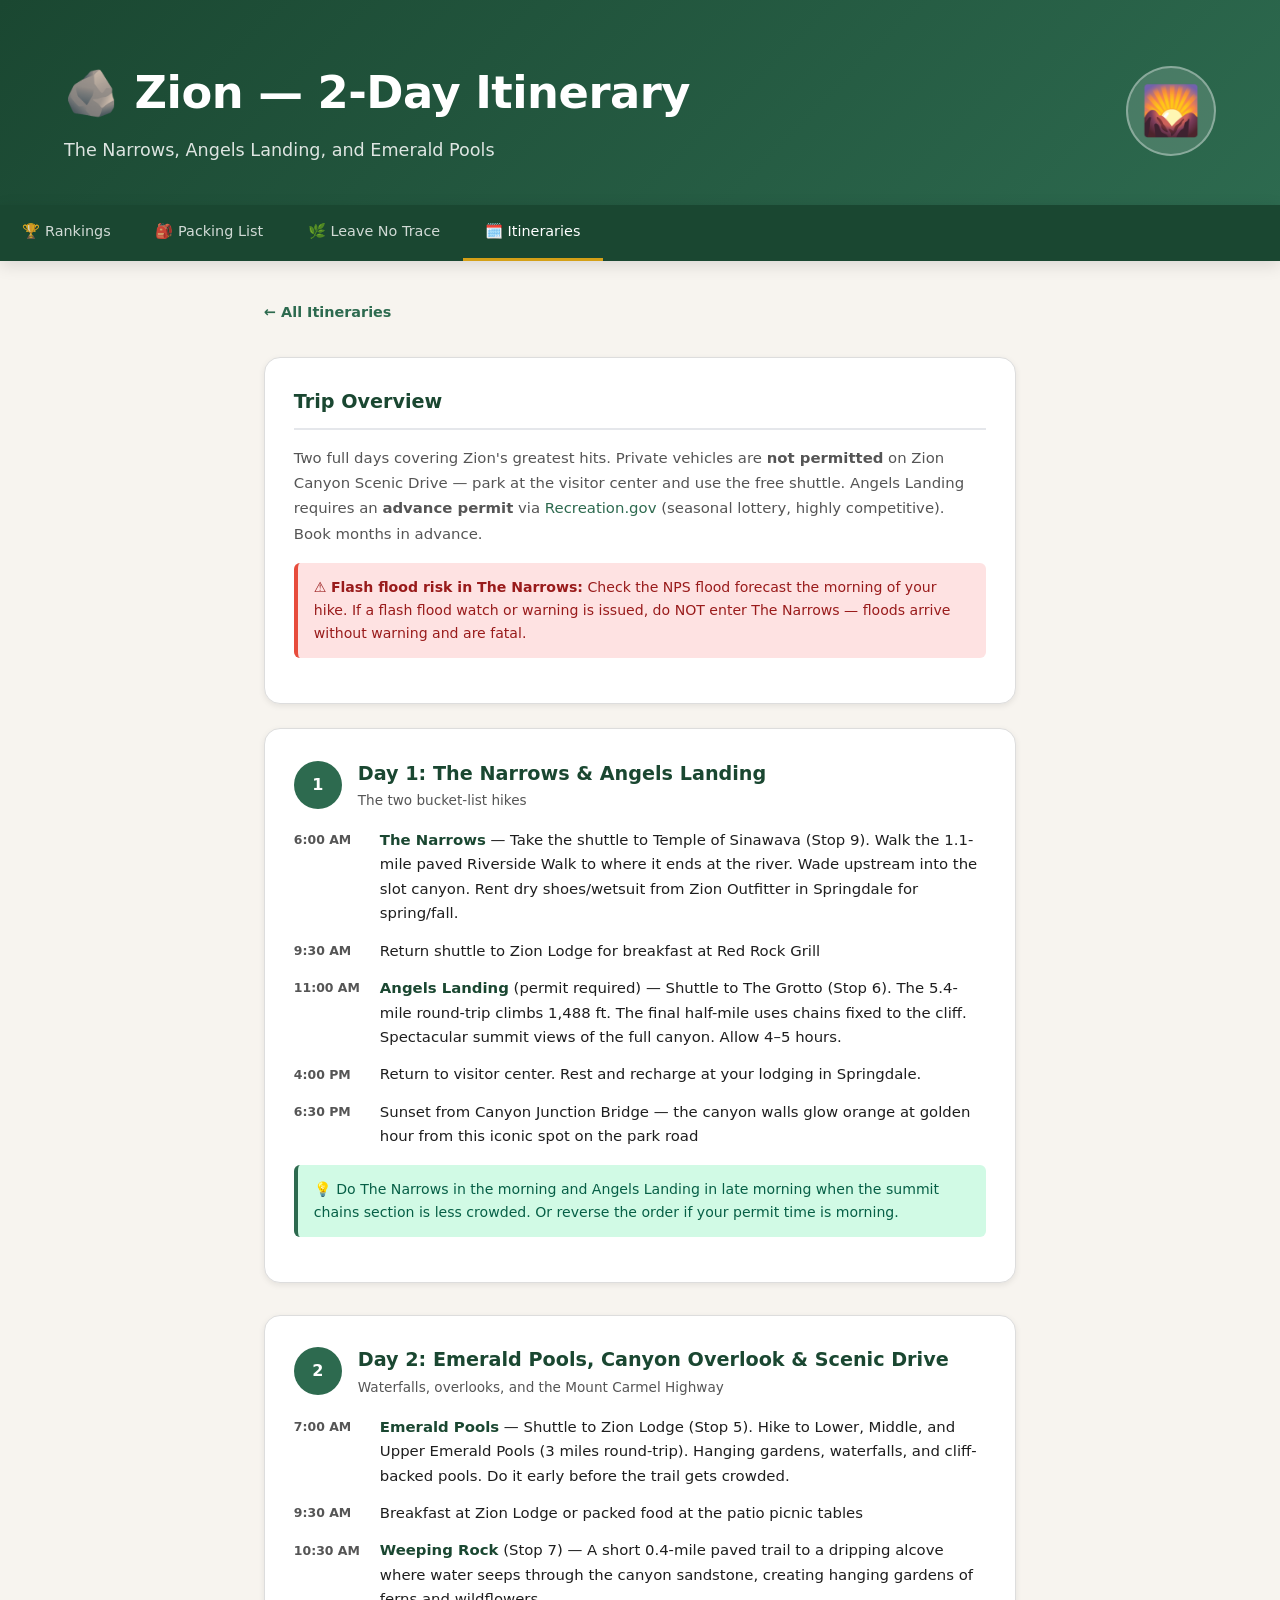
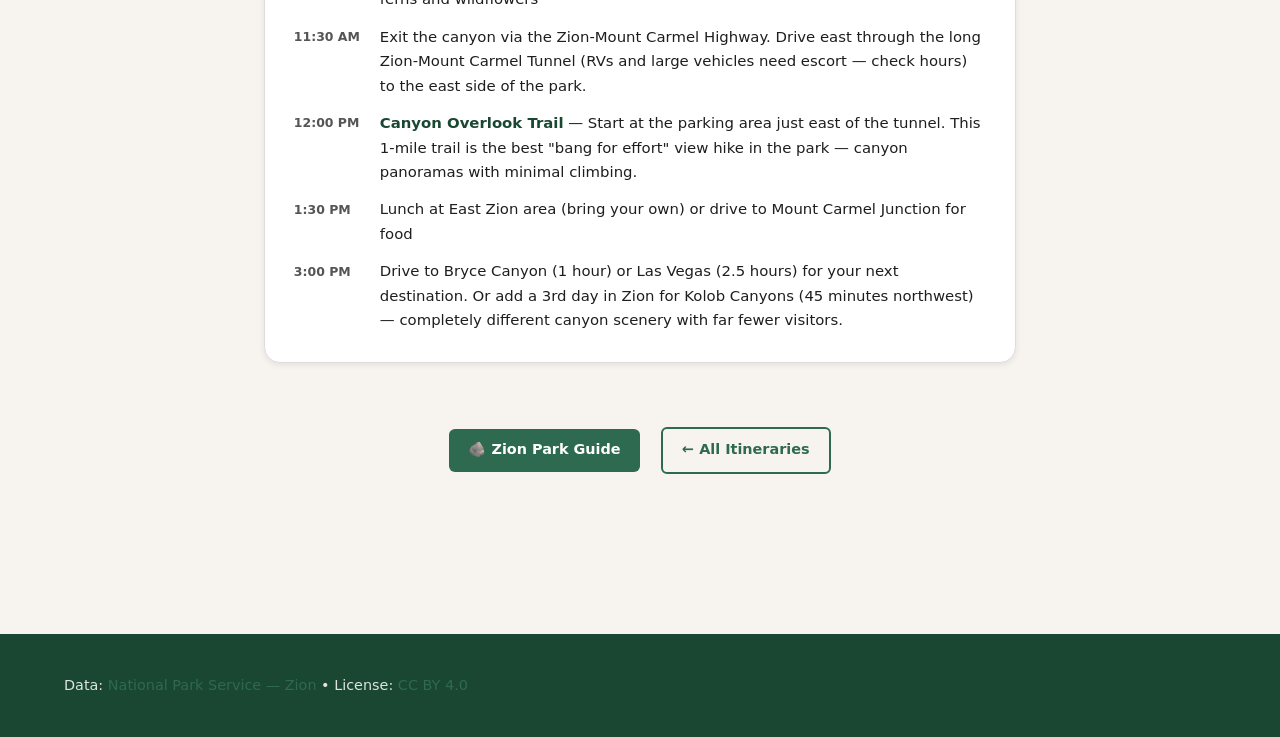
<file: national-parks/itineraries/zion-2-day.html>
<!DOCTYPE html>
<html lang="en">
  <head>
    <meta charset="UTF-8" />
    <meta name="viewport" content="width=device-width, initial-scale=1.0" />
    <title>Zion 2-Day Itinerary | US National Parks</title>
    <link rel="stylesheet" href="../css/parks.css" />
    <style>
      .itinerary-day { margin-bottom: 2rem; }
      .day-header { display: flex; align-items: center; gap: 1rem; margin-bottom: 1rem; }
      .day-badge { background: var(--primary-light); color: #fff; border-radius: 50%; width: 3rem; height: 3rem; display: flex; align-items: center; justify-content: center; font-weight: 800; font-size: 1rem; flex-shrink: 0; }
      .day-title { font-size: 1.2rem; font-weight: 700; color: var(--primary); }
      .schedule { list-style: none; display: flex; flex-direction: column; gap: 0.8rem; }
      .schedule li { display: flex; gap: 1rem; align-items: flex-start; }
      .time { font-size: 0.78rem; font-weight: 700; color: var(--text-muted); white-space: nowrap; padding-top: 0.15rem; min-width: 70px; }
      .activity { font-size: 0.93rem; }
      .activity strong { color: var(--primary); }
      .tip-box { background: #d1fae5; border-left: 4px solid var(--primary-light); padding: 0.8rem 1rem; border-radius: 6px; margin: 1rem 0; font-size: 0.88rem; color: #065f46; }
      .warning-box { background: #fee2e2; border-left: 4px solid #e74c3c; padding: 0.8rem 1rem; border-radius: 6px; margin: 1rem 0; font-size: 0.88rem; color: #991b1b; }
    </style>
  </head>
  <body>

    <header class="site-header">
      <div class="container">
        <div class="header-text">
          <h1>🪨 Zion — 2-Day Itinerary</h1>
          <p>The Narrows, Angels Landing, and Emerald Pools</p>
        </div>
        <div class="header-badge" aria-hidden="true">🌄</div>
      </div>
    </header>

    <nav class="site-nav" aria-label="Main navigation">
      <ul>
        <li><a href="../index.html">🏆 Rankings</a></li>
        <li><a href="../guides/packing-list.html">🎒 Packing List</a></li>
        <li><a href="../guides/leave-no-trace.html">🌿 Leave No Trace</a></li>
        <li><a href="index.html" class="active">🗓️ Itineraries</a></li>
      </ul>
    </nav>

    <main>
      <div class="park-detail" style="padding-top:2rem">
        <div class="container" style="max-width:800px">
          <a href="index.html" class="back-link">← All Itineraries</a>

          <div class="detail-card">
            <h2>Trip Overview</h2>
            <p style="color:var(--text-muted);font-size:0.93rem;margin-bottom:0.8rem">
              Two full days covering Zion's greatest hits. Private vehicles are <strong>not permitted</strong> on Zion Canyon Scenic Drive — park at the visitor center and use the free shuttle. Angels Landing requires an <strong>advance permit</strong> via <a href="https://www.recreation.gov" target="_blank" rel="noopener">Recreation.gov</a> (seasonal lottery, highly competitive). Book months in advance.
            </p>
            <div class="warning-box">
              ⚠️ <strong>Flash flood risk in The Narrows:</strong> Check the NPS flood forecast the morning of your hike. If a flash flood watch or warning is issued, do NOT enter The Narrows — floods arrive without warning and are fatal.
            </div>
          </div>

          <!-- Day 1 -->
          <div class="detail-card itinerary-day">
            <div class="day-header">
              <div class="day-badge">1</div>
              <div>
                <div class="day-title">Day 1: The Narrows &amp; Angels Landing</div>
                <div style="font-size:0.85rem;color:var(--text-muted)">The two bucket-list hikes</div>
              </div>
            </div>
            <ul class="schedule">
              <li><span class="time">6:00 AM</span><div class="activity"><strong>The Narrows</strong> — Take the shuttle to Temple of Sinawava (Stop 9). Walk the 1.1-mile paved Riverside Walk to where it ends at the river. Wade upstream into the slot canyon. Rent dry shoes/wetsuit from Zion Outfitter in Springdale for spring/fall.</div></li>
              <li><span class="time">9:30 AM</span><div class="activity">Return shuttle to Zion Lodge for breakfast at Red Rock Grill</div></li>
              <li><span class="time">11:00 AM</span><div class="activity"><strong>Angels Landing</strong> (permit required) — Shuttle to The Grotto (Stop 6). The 5.4-mile round-trip climbs 1,488 ft. The final half-mile uses chains fixed to the cliff. Spectacular summit views of the full canyon. Allow 4–5 hours.</div></li>
              <li><span class="time">4:00 PM</span><div class="activity">Return to visitor center. Rest and recharge at your lodging in Springdale.</div></li>
              <li><span class="time">6:30 PM</span><div class="activity">Sunset from Canyon Junction Bridge — the canyon walls glow orange at golden hour from this iconic spot on the park road</div></li>
            </ul>
            <div class="tip-box">💡 Do The Narrows in the morning and Angels Landing in late morning when the summit chains section is less crowded. Or reverse the order if your permit time is morning.</div>
          </div>

          <!-- Day 2 -->
          <div class="detail-card itinerary-day">
            <div class="day-header">
              <div class="day-badge">2</div>
              <div>
                <div class="day-title">Day 2: Emerald Pools, Canyon Overlook &amp; Scenic Drive</div>
                <div style="font-size:0.85rem;color:var(--text-muted)">Waterfalls, overlooks, and the Mount Carmel Highway</div>
              </div>
            </div>
            <ul class="schedule">
              <li><span class="time">7:00 AM</span><div class="activity"><strong>Emerald Pools</strong> — Shuttle to Zion Lodge (Stop 5). Hike to Lower, Middle, and Upper Emerald Pools (3 miles round-trip). Hanging gardens, waterfalls, and cliff-backed pools. Do it early before the trail gets crowded.</div></li>
              <li><span class="time">9:30 AM</span><div class="activity">Breakfast at Zion Lodge or packed food at the patio picnic tables</div></li>
              <li><span class="time">10:30 AM</span><div class="activity"><strong>Weeping Rock</strong> (Stop 7) — A short 0.4-mile paved trail to a dripping alcove where water seeps through the canyon sandstone, creating hanging gardens of ferns and wildflowers</div></li>
              <li><span class="time">11:30 AM</span><div class="activity">Exit the canyon via the Zion-Mount Carmel Highway. Drive east through the long Zion-Mount Carmel Tunnel (RVs and large vehicles need escort — check hours) to the east side of the park.</div></li>
              <li><span class="time">12:00 PM</span><div class="activity"><strong>Canyon Overlook Trail</strong> — Start at the parking area just east of the tunnel. This 1-mile trail is the best "bang for effort" view hike in the park — canyon panoramas with minimal climbing.</div></li>
              <li><span class="time">1:30 PM</span><div class="activity">Lunch at East Zion area (bring your own) or drive to Mount Carmel Junction for food</div></li>
              <li><span class="time">3:00 PM</span><div class="activity">Drive to Bryce Canyon (1 hour) or Las Vegas (2.5 hours) for your next destination. Or add a 3rd day in Zion for Kolob Canyons (45 minutes northwest) — completely different canyon scenery with far fewer visitors.</div></li>
            </ul>
          </div>

          <div style="text-align:center;padding:2rem 0">
            <a href="../park.html?id=zion" class="btn btn-primary" style="margin-right:1rem">🪨 Zion Park Guide</a>
            <a href="index.html" class="btn btn-outline">← All Itineraries</a>
          </div>

        </div>
      </div>
    </main>

    <footer class="site-footer">
      <div class="container">
        <span>Data: <a href="https://www.nps.gov/zion/">National Park Service — Zion</a> &bull; License: <a href="https://creativecommons.org/licenses/by/4.0/">CC BY 4.0</a></span>
      </div>
    </footer>

  </body>
</html>
</file>
<file: assets/css/styles.css>
/* Mergington High School - Computer Science Portal Styles */

:root {
  --primary-color: #2c3e50;
  --secondary-color: #3498db;
  --accent-color: #e74c3c;
  --background-color: #f8f9fa;
  --text-color: #2c3e50;
  --border-color: #dee2e6;
  --shadow: 0 2px 4px rgba(0, 0, 0, 0.1);
}

* {
  margin: 0;
  padding: 0;
  box-sizing: border-box;
}

body {
  font-family: "Segoe UI", Tahoma, Geneva, Verdana, sans-serif;
  line-height: 1.6;
  color: var(--text-color);
  background-color: var(--background-color);
}

.container {
  max-width: 1200px;
  margin: 0 auto;
  padding: 0 20px;
}

/* Header */
.header {
  background: linear-gradient(135deg, var(--primary-color), #34495e);
  color: white;
  padding: 3rem 0;
}

.header-content {
  display: flex;
  justify-content: space-between;
  align-items: center;
  gap: 2rem;
}

.header-text {
  flex: 1;
}

.header h1 {
  font-size: 2.8rem;
  margin-bottom: 0.5rem;
  font-weight: 700;
}

.header p {
  font-size: 1.1rem;
  opacity: 0.9;
  margin-bottom: 0.5rem;
}

.course-desc {
  font-size: 1rem;
  opacity: 0.8;
  margin-top: 1rem;
}

.header-mascot {
  flex-shrink: 0;
}

.octocat-mascot {
  width: 120px;
  height: 120px;
  border-radius: 50%;
  border: 4px solid rgba(255, 255, 255, 0.3);
  object-fit: cover;
  animation: float 3s ease-in-out infinite;
}

@keyframes float {
  0%, 100% { transform: translateY(0px); }
  50% { transform: translateY(-10px); }
}

/* Main Content */
.main {
  padding: 3rem 0;
}

/* Next Due Assignment Section */
.next-due-section {
  margin-bottom: 4rem;
}

.next-due-section h2 {
  color: var(--primary-color);
  margin-bottom: 1.5rem;
  font-size: 2rem;
  display: flex;
  align-items: center;
  gap: 0.5rem;
}

.highlight-text {
  font-size: 1.5rem;
}

.next-due-card {
  background: linear-gradient(135deg, #667eea 0%, #764ba2 100%);
  color: white;
  padding: 2.5rem;
  border-radius: 12px;
  box-shadow: 0 8px 25px rgba(0, 0, 0, 0.15);
  position: relative;
  overflow: hidden;
}

.next-due-card::before {
  content: '';
  position: absolute;
  top: -50%;
  right: -50%;
  width: 200%;
  height: 200%;
  background: radial-gradient(circle, rgba(255,255,255,0.1) 0%, transparent 70%);
  animation: shimmer 4s ease-in-out infinite;
}

@keyframes shimmer {
  0%, 100% { transform: rotate(0deg); }
  50% { transform: rotate(180deg); }
}

.next-due-card h3 {
  font-size: 2rem;
  margin-bottom: 1rem;
  position: relative;
  z-index: 2;
}

.next-due-card p {
  font-size: 1.1rem;
  margin-bottom: 1.5rem;
  opacity: 0.9;
  position: relative;
  z-index: 2;
}

.next-due-meta {
  display: flex;
  justify-content: space-between;
  align-items: center;
  margin-bottom: 1.5rem;
  position: relative;
  z-index: 2;
}

.next-due-date {
  background: rgba(255, 255, 255, 0.2);
  padding: 0.5rem 1rem;
  border-radius: 20px;
  font-weight: bold;
}

.next-due-urgency {
  padding: 0.5rem 1rem;
  border-radius: 20px;
  font-weight: bold;
  background: rgba(231, 76, 60, 0.9);
}

.next-due-urgency.medium {
  background: rgba(241, 196, 15, 0.9);
}

.next-due-urgency.low {
  background: rgba(39, 174, 96, 0.9);
}

.next-due-actions {
  position: relative;
  z-index: 2;
}

.btn-next-due {
  background: rgba(255, 255, 255, 0.2);
  color: white;
  border: 2px solid rgba(255, 255, 255, 0.3);
  padding: 1rem 2rem;
  font-size: 1.1rem;
  font-weight: 600;
  transition: all 0.3s ease;
}

.btn-next-due:hover {
  background: rgba(255, 255, 255, 0.1);
  border-color: rgba(255, 255, 255, 0.5);
  transform: translateY(-2px);
}

/* Assignments Grid */
.assignments h2 {
  color: var(--primary-color);
  margin-bottom: 2rem;
  font-size: 1.8rem;
}

.assignments-list {
  display: flex;
  flex-direction: column;
  gap: 1rem;
}

.assignment-row {
  background: white;
  border-radius: 8px;
  padding: 1.5rem;
  box-shadow: 0 2px 8px rgba(0, 0, 0, 0.05);
  border: 1px solid var(--border-color);
  transition: all 0.2s ease;
  display: flex;
  justify-content: space-between;
  align-items: center;
}

.assignment-row:hover {
  box-shadow: 0 4px 15px rgba(0, 0, 0, 0.1);
  transform: translateX(5px);
}

.assignment-info {
  flex: 1;
}

.assignment-info h3 {
  color: var(--primary-color);
  margin-bottom: 0.5rem;
  font-size: 1.3rem;
}

.assignment-info p {
  color: #666;
  margin-bottom: 0.5rem;
}

.assignment-quick-meta {
  display: flex;
  gap: 1rem;
  align-items: center;
  font-size: 0.9rem;
}

.assignment-actions-compact {
  display: flex;
  gap: 1rem;
  align-items: center;
}



.due-date {
  color: var(--accent-color);
  font-weight: bold;
}

.status {
  padding: 0.25rem 0.75rem;
  border-radius: 20px;
  font-size: 0.8rem;
  font-weight: bold;
}

.status.active {
  background-color: #d4edda;
  color: #155724;
}

.status.overdue {
  background-color: #f8d7da;
  color: #721c24;
}

/* Buttons */
.btn {
  display: inline-block;
  padding: 0.75rem 1.5rem;
  text-decoration: none;
  border-radius: 4px;
  transition: all 0.2s ease;
  font-weight: 500;
  text-align: center;
  border: none;
  cursor: pointer;
}

.btn-primary {
  background-color: var(--secondary-color);
  color: white;
}

.btn-primary:hover {
  background-color: #2980b9;
}

.btn-download {
  background-color: var(--accent-color);
  color: white;
  font-size: 0.9rem;
  margin-left: 0.5rem;
}

.btn-download:hover {
  background-color: #c0392b;
}

.assignment-actions {
  display: flex;
  gap: 0.5rem;
  flex-wrap: wrap;
}

/* Assignment Page */
.assignment-header {
  background-color: white;
  padding: 2rem 0;
  border-bottom: 1px solid var(--border-color);
}

.assignment-content {
  background-color: white;
  padding: 2rem;
  margin: 2rem 0;
  border-radius: 8px;
  box-shadow: var(--shadow);
}

.assignment-content h1,
.assignment-content h2,
.assignment-content h3 {
  color: var(--primary-color);
  margin-top: 2rem;
  margin-bottom: 1rem;
}

.assignment-content h1:first-child {
  margin-top: 0;
}

.assignment-content ul {
  padding-left: 2rem;
  margin-bottom: 1rem;
}

.assignment-content li {
  margin-bottom: 0.5rem;
}

.downloads-section {
  background-color: #f8f9fa;
  padding: 1.5rem;
  border-radius: 8px;
  margin: 2rem 0;
  border-left: 4px solid var(--secondary-color);
}

.downloads-section h3 {
  margin-bottom: 1rem;
  color: var(--primary-color);
}

/* Navigation */
.nav-back {
  display: inline-block;
  margin-bottom: 2rem;
  color: var(--secondary-color);
  text-decoration: none;
  font-weight: 500;
}

.nav-back:hover {
  text-decoration: underline;
}

/* Loading and Error States */
.loading {
  text-align: center;
  padding: 3rem;
  color: #666;
  font-style: italic;
}

.error {
  background-color: #f8d7da;
  color: #721c24;
  padding: 1rem;
  border-radius: 4px;
  margin: 1rem 0;
}

/* Footer */
.footer {
  background-color: var(--primary-color);
  color: white;
  padding: 2rem 0;
  margin-top: 4rem;
}

.footer-content {
  display: flex;
  justify-content: space-between;
  align-items: center;
}

.footer-mascot {
  width: 40px;
  height: 40px;
  border-radius: 50%;
  object-fit: cover;
  opacity: 0.7;
  transition: opacity 0.3s ease;
}

.footer-mascot:hover {
  opacity: 1;
}

/* Responsive Design */
@media (max-width: 768px) {
  .header h1 {
    font-size: 2rem;
  }
  
  .header-content {
    flex-direction: column;
    text-align: center;
  }
  
  .octocat-mascot {
    width: 80px;
    height: 80px;
  }
  
  .next-due-card {
    padding: 2rem;
  }
  
  .next-due-meta {
    flex-direction: column;
    align-items: flex-start;
    gap: 1rem;
  }

  .assignment-row {
    flex-direction: column;
    align-items: flex-start;
    gap: 1rem;
  }
  
  .assignment-actions-compact {
    width: 100%;
    justify-content: flex-start;
  }
  
  .footer-content {
    flex-direction: column;
    gap: 1rem;
    text-align: center;
  }

  .assignment-actions {
    flex-direction: column;
  }
}
</file>
<file: national-parks/css/parks.css>
/* US National Parks - Styles */

:root {
  --primary: #1a4731;
  --primary-light: #2d6a4f;
  --secondary: #d4a017;
  --accent: #e07b39;
  --bg: #f7f4ef;
  --surface: #ffffff;
  --text: #1e1e1e;
  --text-muted: #555;
  --border: #ddd;
  --shadow-sm: 0 2px 6px rgba(0,0,0,0.08);
  --shadow-md: 0 4px 16px rgba(0,0,0,0.12);
  --shadow-lg: 0 8px 32px rgba(0,0,0,0.16);
  --radius: 10px;
  --radius-lg: 16px;
}

*, *::before, *::after { box-sizing: border-box; margin: 0; padding: 0; }

body {
  font-family: "Segoe UI", system-ui, -apple-system, sans-serif;
  background: var(--bg);
  color: var(--text);
  line-height: 1.65;
}

a { color: var(--primary-light); text-decoration: none; }
a:hover { text-decoration: underline; }

/* ── Layout ─────────────────────────────────── */
.container { max-width: 1200px; margin: 0 auto; padding: 0 1.5rem; }

/* ── Site Header ────────────────────────────── */
.site-header {
  background: linear-gradient(135deg, var(--primary) 0%, var(--primary-light) 100%);
  color: #fff;
  padding: 3.5rem 0 2.5rem;
}

.site-header .container { display: flex; justify-content: space-between; align-items: center; gap: 2rem; flex-wrap: wrap; }

.header-text h1 { font-size: clamp(1.8rem, 4vw, 2.8rem); font-weight: 800; letter-spacing: -0.5px; margin-bottom: 0.4rem; }
.header-text p  { font-size: 1.1rem; opacity: 0.85; }

.header-badge {
  background: rgba(255,255,255,0.15);
  border: 2px solid rgba(255,255,255,0.35);
  border-radius: 50%;
  width: 90px; height: 90px;
  display: flex; align-items: center; justify-content: center;
  font-size: 3rem;
  flex-shrink: 0;
}

/* ── Nav ─────────────────────────────────────── */
.site-nav {
  background: var(--primary);
  padding: 0;
  position: sticky;
  top: 0;
  z-index: 100;
  box-shadow: var(--shadow-md);
}

.site-nav ul { list-style: none; display: flex; gap: 0; flex-wrap: wrap; }
.site-nav a {
  display: block;
  padding: 0.9rem 1.4rem;
  color: rgba(255,255,255,0.8);
  font-size: 0.9rem;
  font-weight: 500;
  transition: all 0.2s;
  border-bottom: 3px solid transparent;
}
.site-nav a:hover, .site-nav a.active {
  color: #fff;
  border-bottom-color: var(--secondary);
  text-decoration: none;
}

/* ── Hero / intro section ───────────────────── */
.intro-section { padding: 3rem 0 2rem; text-align: center; }
.intro-section h2 { font-size: 1.7rem; color: var(--primary); margin-bottom: 0.8rem; }
.intro-section p  { color: var(--text-muted); max-width: 700px; margin: 0 auto; font-size: 1.05rem; }

/* ── Ranking Badges ─────────────────────────── */
.rank-badge {
  display: inline-flex;
  align-items: center;
  justify-content: center;
  width: 2.2rem; height: 2.2rem;
  border-radius: 50%;
  font-weight: 800;
  font-size: 0.85rem;
  flex-shrink: 0;
}
.rank-1 { background: #ffd700; color: #5a3e00; }
.rank-2 { background: #c0c0c0; color: #2a2a2a; }
.rank-3 { background: #cd7f32; color: #fff; }
.rank-top { background: var(--primary-light); color: #fff; }

/* ── Parks Grid ─────────────────────────────── */
.parks-section { padding: 2rem 0 4rem; }
.parks-section h2 { font-size: 1.6rem; color: var(--primary); margin-bottom: 1.5rem; }

.parks-grid {
  display: grid;
  grid-template-columns: repeat(auto-fill, minmax(340px, 1fr));
  gap: 1.5rem;
}

.park-card {
  background: var(--surface);
  border-radius: var(--radius-lg);
  box-shadow: var(--shadow-sm);
  overflow: hidden;
  border: 1px solid var(--border);
  transition: transform 0.25s, box-shadow 0.25s;
  display: flex;
  flex-direction: column;
}
.park-card:hover {
  transform: translateY(-4px);
  box-shadow: var(--shadow-lg);
}

.park-card-image {
  position: relative;
  height: 200px;
  background: linear-gradient(135deg, #2d6a4f 0%, #40916c 50%, #74c69d 100%);
  display: flex;
  align-items: flex-end;
}

.park-card-rank {
  position: absolute;
  top: 1rem; left: 1rem;
  background: rgba(0,0,0,0.6);
  color: #fff;
  border-radius: 20px;
  padding: 0.3rem 0.8rem;
  font-size: 0.8rem;
  font-weight: 700;
  display: flex;
  align-items: center;
  gap: 0.4rem;
}

.park-card-img-placeholder {
  width: 100%;
  height: 100%;
  display: flex;
  flex-direction: column;
  align-items: center;
  justify-content: center;
  color: rgba(255,255,255,0.9);
  font-size: 3.5rem;
  gap: 0.5rem;
}
.park-card-img-placeholder small {
  font-size: 0.75rem;
  opacity: 0.7;
}

.park-card-body { padding: 1.4rem; flex: 1; display: flex; flex-direction: column; gap: 0.7rem; }
.park-card-title { font-size: 1.3rem; font-weight: 700; color: var(--primary); }
.park-card-state { font-size: 0.85rem; color: var(--text-muted); }
.park-card-desc { font-size: 0.95rem; color: var(--text-muted); flex: 1; display: -webkit-box; -webkit-line-clamp: 3; -webkit-box-orient: vertical; overflow: hidden; }

.park-card-meta {
  display: flex;
  flex-wrap: wrap;
  gap: 0.5rem;
  margin-top: 0.3rem;
}
.meta-tag {
  background: #f0f5f2;
  color: var(--primary-light);
  border-radius: 20px;
  padding: 0.2rem 0.7rem;
  font-size: 0.78rem;
  font-weight: 600;
}
.meta-tag.fee-free { background: #fff3cd; color: #856404; }

.park-card-footer {
  padding: 1rem 1.4rem;
  border-top: 1px solid var(--border);
  display: flex;
  justify-content: space-between;
  align-items: center;
}

.score-bar-wrap { flex: 1; }
.score-label { font-size: 0.75rem; color: var(--text-muted); margin-bottom: 0.2rem; }
.score-bar { height: 6px; background: #e5e7eb; border-radius: 3px; overflow: hidden; }
.score-bar-fill { height: 100%; background: linear-gradient(90deg, var(--primary-light), var(--secondary)); border-radius: 3px; transition: width 0.8s ease; }

.btn {
  display: inline-flex;
  align-items: center;
  gap: 0.4rem;
  padding: 0.6rem 1.2rem;
  border-radius: 6px;
  font-weight: 600;
  font-size: 0.9rem;
  cursor: pointer;
  border: none;
  transition: all 0.2s;
}
.btn-primary {
  background: var(--primary-light);
  color: #fff;
}
.btn-primary:hover { background: var(--primary); text-decoration: none; }
.btn-outline {
  background: transparent;
  color: var(--primary-light);
  border: 2px solid var(--primary-light);
}
.btn-outline:hover { background: var(--primary-light); color: #fff; text-decoration: none; }

/* ── Methodology Section ────────────────────── */
.methodology-section {
  background: var(--surface);
  border-top: 4px solid var(--primary-light);
  padding: 3rem 0;
}
.methodology-section h2 { font-size: 1.6rem; color: var(--primary); margin-bottom: 1rem; }
.methodology-section p  { color: var(--text-muted); margin-bottom: 1.5rem; }

.factors-grid {
  display: grid;
  grid-template-columns: repeat(auto-fill, minmax(200px, 1fr));
  gap: 1rem;
  margin-top: 1.5rem;
}
.factor-card {
  background: #f7f4ef;
  border-radius: var(--radius);
  padding: 1.2rem;
  border-left: 4px solid var(--primary-light);
}
.factor-card h4 { font-size: 1rem; color: var(--primary); margin-bottom: 0.3rem; }
.factor-card .weight {
  font-size: 1.5rem;
  font-weight: 800;
  color: var(--secondary);
}
.factor-card p  { font-size: 0.85rem; color: var(--text-muted); margin-top: 0.3rem; }

/* ── Park Detail Page ───────────────────────── */
.park-hero {
  background: linear-gradient(135deg, var(--primary) 0%, var(--primary-light) 100%);
  color: #fff;
  padding: 3rem 0 2rem;
}
.park-hero-inner { display: flex; align-items: flex-start; gap: 2rem; flex-wrap: wrap; }
.park-hero-text { flex: 1; min-width: 260px; }
.park-hero-text h1 { font-size: clamp(1.8rem, 4vw, 3rem); font-weight: 800; margin-bottom: 0.5rem; }
.park-hero-text .subtitle { font-size: 1rem; opacity: 0.85; margin-bottom: 1rem; }
.park-hero-stats { display: flex; gap: 1.5rem; flex-wrap: wrap; margin-top: 1rem; }
.hero-stat { text-align: center; }
.hero-stat .value { font-size: 1.6rem; font-weight: 800; }
.hero-stat .label { font-size: 0.75rem; opacity: 0.8; text-transform: uppercase; letter-spacing: 0.5px; }

.park-hero-image {
  width: 280px;
  height: 180px;
  border-radius: var(--radius-lg);
  background: linear-gradient(135deg, rgba(255,255,255,0.15), rgba(255,255,255,0.05));
  border: 2px solid rgba(255,255,255,0.25);
  display: flex;
  flex-direction: column;
  align-items: center;
  justify-content: center;
  font-size: 4rem;
  color: rgba(255,255,255,0.8);
  flex-shrink: 0;
}
.park-hero-image small { font-size: 0.75rem; opacity: 0.6; margin-top: 0.5rem; }

/* Detail content layout */
.park-detail { padding: 2.5rem 0 4rem; }
.park-detail-grid { display: grid; grid-template-columns: 1fr 340px; gap: 2rem; }

.detail-card {
  background: var(--surface);
  border-radius: var(--radius-lg);
  padding: 1.8rem;
  box-shadow: var(--shadow-sm);
  border: 1px solid var(--border);
  margin-bottom: 1.5rem;
}
.detail-card h2 { font-size: 1.2rem; color: var(--primary); margin-bottom: 1rem; padding-bottom: 0.6rem; border-bottom: 2px solid #e5e7eb; display: flex; align-items: center; gap: 0.5rem; }
.detail-card p { color: var(--text-muted); font-size: 0.95rem; line-height: 1.7; }

.highlights-list, .features-list, .wildlife-list {
  list-style: none;
  display: flex;
  flex-direction: column;
  gap: 0.5rem;
}
.highlights-list li, .features-list li {
  padding: 0.6rem 0.8rem;
  background: #f7f4ef;
  border-radius: 6px;
  font-size: 0.92rem;
  color: var(--text);
  display: flex;
  align-items: flex-start;
  gap: 0.6rem;
}
.highlights-list li::before { content: "★"; color: var(--secondary); font-size: 0.8rem; margin-top: 0.1rem; flex-shrink: 0; }
.features-list li::before  { content: "✓"; color: var(--primary-light); font-weight: 700; flex-shrink: 0; }

.wildlife-list li { font-size: 0.9rem; color: var(--text-muted); padding: 0.3rem 0; border-bottom: 1px solid #f0f0f0; }
.wildlife-list li:last-child { border-bottom: none; }

/* Trails table */
.trails-table { width: 100%; border-collapse: collapse; font-size: 0.9rem; }
.trails-table th { text-align: left; padding: 0.7rem 0.8rem; background: #f7f4ef; color: var(--primary); font-weight: 700; border-bottom: 2px solid var(--primary-light); }
.trails-table td { padding: 0.7rem 0.8rem; border-bottom: 1px solid #eee; color: var(--text-muted); vertical-align: top; }
.trails-table tr:hover td { background: #fafaf8; }

.difficulty { display: inline-block; padding: 0.15rem 0.6rem; border-radius: 20px; font-size: 0.78rem; font-weight: 700; }
.difficulty-easy     { background: #d1fae5; color: #065f46; }
.difficulty-moderate { background: #fef3c7; color: #92400e; }
.difficulty-strenuous{ background: #fee2e2; color: #991b1b; }

/* Season chips */
.seasons-wrap { display: flex; flex-wrap: wrap; gap: 0.5rem; }
.season-chip {
  padding: 0.3rem 0.8rem;
  border-radius: 20px;
  font-size: 0.82rem;
  font-weight: 600;
}
.season-peak     { background: #d1fae5; color: #065f46; }
.season-shoulder { background: #fef3c7; color: #92400e; }
.season-avoid    { background: #fee2e2; color: #991b1b; }

/* Fee card */
.fee-table { width: 100%; font-size: 0.9rem; border-collapse: collapse; }
.fee-table td { padding: 0.5rem 0.6rem; border-bottom: 1px solid #eee; }
.fee-table td:last-child { text-align: right; font-weight: 700; color: var(--primary); }
.fee-table tr:last-child td { border-bottom: none; }

/* Sidebar links */
.nps-links { display: flex; flex-direction: column; gap: 0.7rem; }
.nps-link {
  display: flex;
  align-items: center;
  gap: 0.6rem;
  padding: 0.8rem 1rem;
  background: #f7f4ef;
  border-radius: 6px;
  font-size: 0.9rem;
  color: var(--primary-light);
  font-weight: 600;
  transition: background 0.2s;
}
.nps-link:hover { background: #e8f0ec; text-decoration: none; }

/* ── Map placeholder ────────────────────────── */
.map-section { padding: 3rem 0; }
.map-section h2 { font-size: 1.6rem; color: var(--primary); margin-bottom: 1rem; }
.map-placeholder {
  width: 100%;
  height: 500px;
  background: linear-gradient(135deg, #e8f5e9 0%, #c8e6c9 100%);
  border-radius: var(--radius-lg);
  border: 2px dashed var(--primary-light);
  display: flex;
  flex-direction: column;
  align-items: center;
  justify-content: center;
  gap: 1rem;
  color: var(--primary);
  font-size: 1rem;
}
.map-placeholder .map-icon { font-size: 4rem; }
.map-placeholder p { color: var(--text-muted); font-size: 0.9rem; max-width: 350px; text-align: center; }

/* Interactive map (Leaflet) */
#parks-map { height: 500px; border-radius: var(--radius-lg); box-shadow: var(--shadow-md); }

/* ── Site Footer ────────────────────────────── */
.site-footer {
  background: var(--primary);
  color: rgba(255,255,255,0.85);
  padding: 2.5rem 0;
  margin-top: 4rem;
  font-size: 0.9rem;
}
.site-footer .container { display: flex; justify-content: space-between; align-items: center; flex-wrap: wrap; gap: 1rem; }
.footer-links { display: flex; gap: 1.5rem; }
.footer-links a { color: rgba(255,255,255,0.7); }
.footer-links a:hover { color: #fff; }

/* ── Utilities ──────────────────────────────── */
.back-link { display: inline-flex; align-items: center; gap: 0.4rem; padding: 0.5rem 0; color: var(--primary-light); font-weight: 600; font-size: 0.9rem; margin-bottom: 1.5rem; }
.back-link:hover { text-decoration: none; color: var(--primary); }

.loading { text-align: center; padding: 4rem 2rem; color: var(--text-muted); font-style: italic; }
.error { background: #fee2e2; color: #991b1b; padding: 1rem 1.5rem; border-radius: var(--radius); }

.sr-only { position: absolute; width: 1px; height: 1px; padding: 0; overflow: hidden; clip: rect(0,0,0,0); white-space: nowrap; border: 0; }

/* ── Responsive ─────────────────────────────── */
@media (max-width: 900px) {
  .park-detail-grid { grid-template-columns: 1fr; }
  .park-hero-image { width: 100%; height: 160px; }
}

@media (max-width: 640px) {
  .parks-grid { grid-template-columns: 1fr; }
  .site-header .container { flex-direction: column; }
  .header-badge { display: none; }
  .factors-grid { grid-template-columns: 1fr 1fr; }
  .park-hero-stats { gap: 1rem; }
  .site-footer .container { flex-direction: column; text-align: center; }
}
</file>
